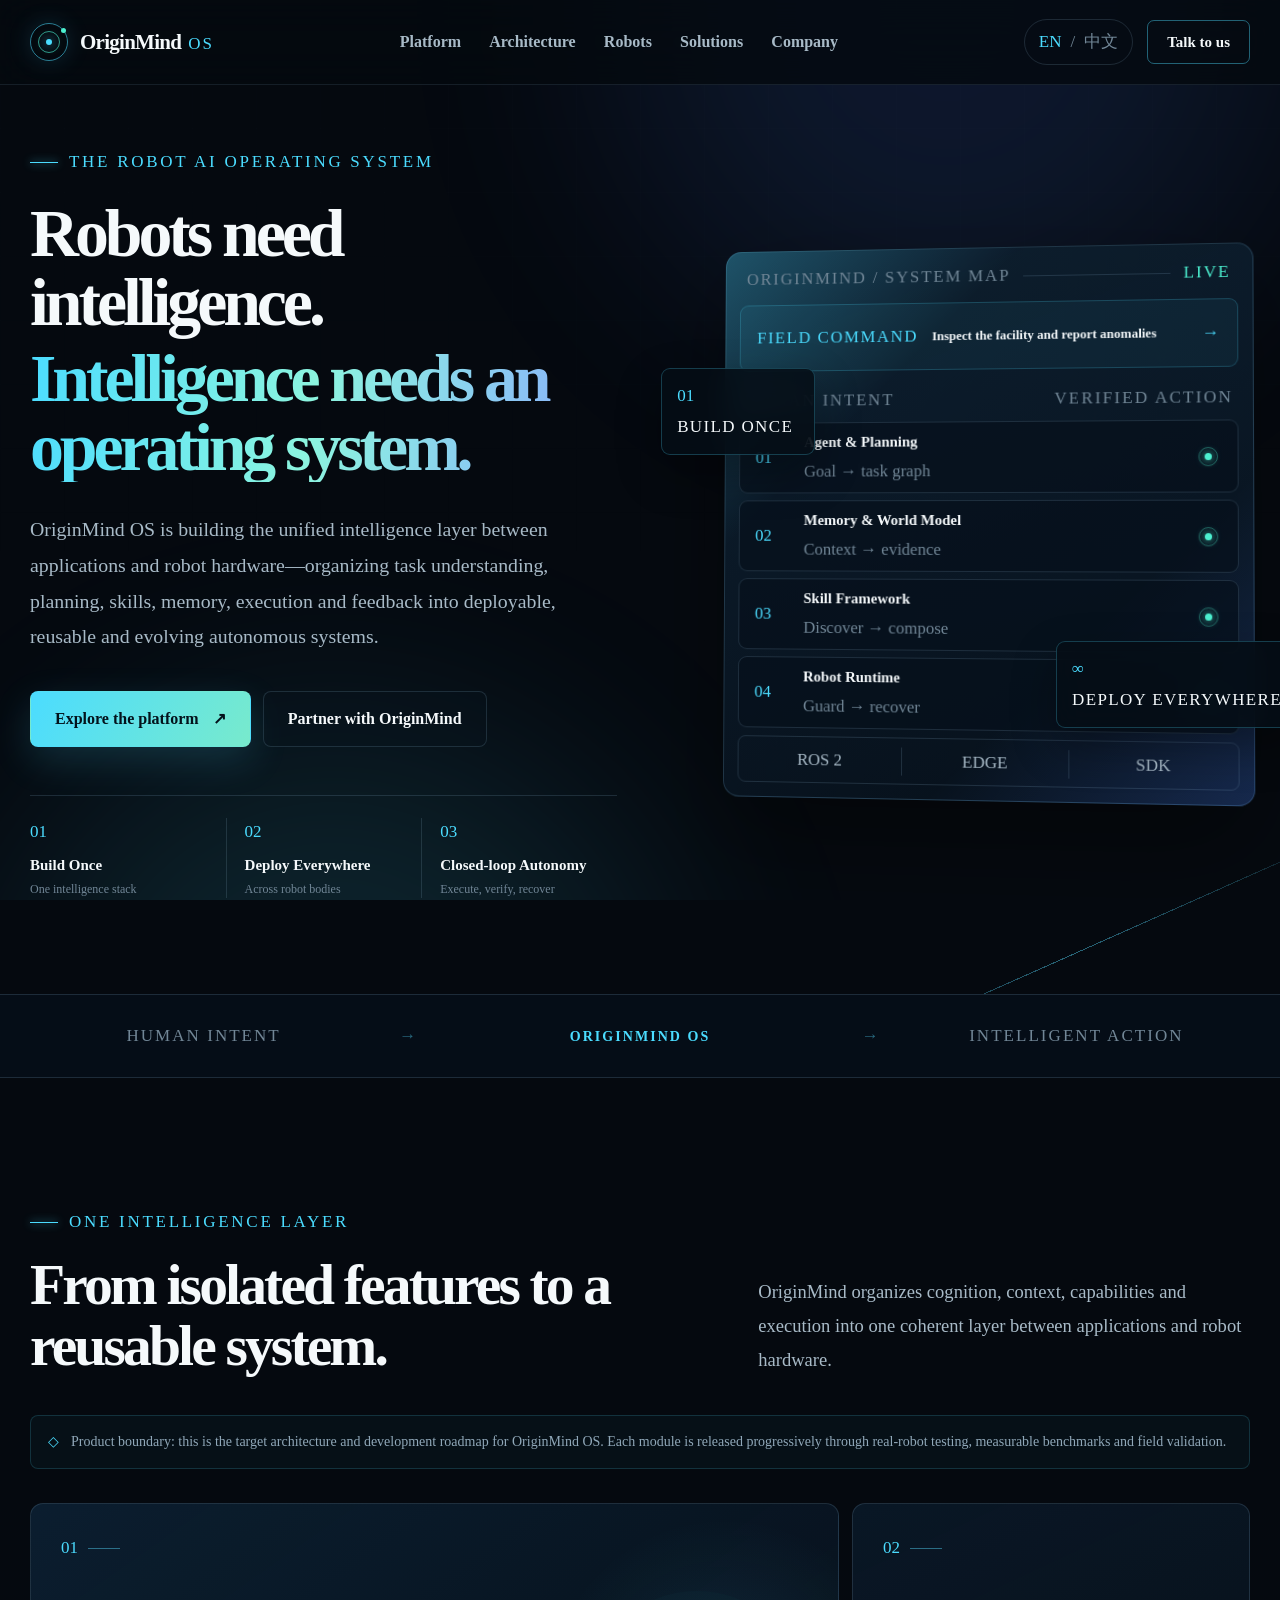
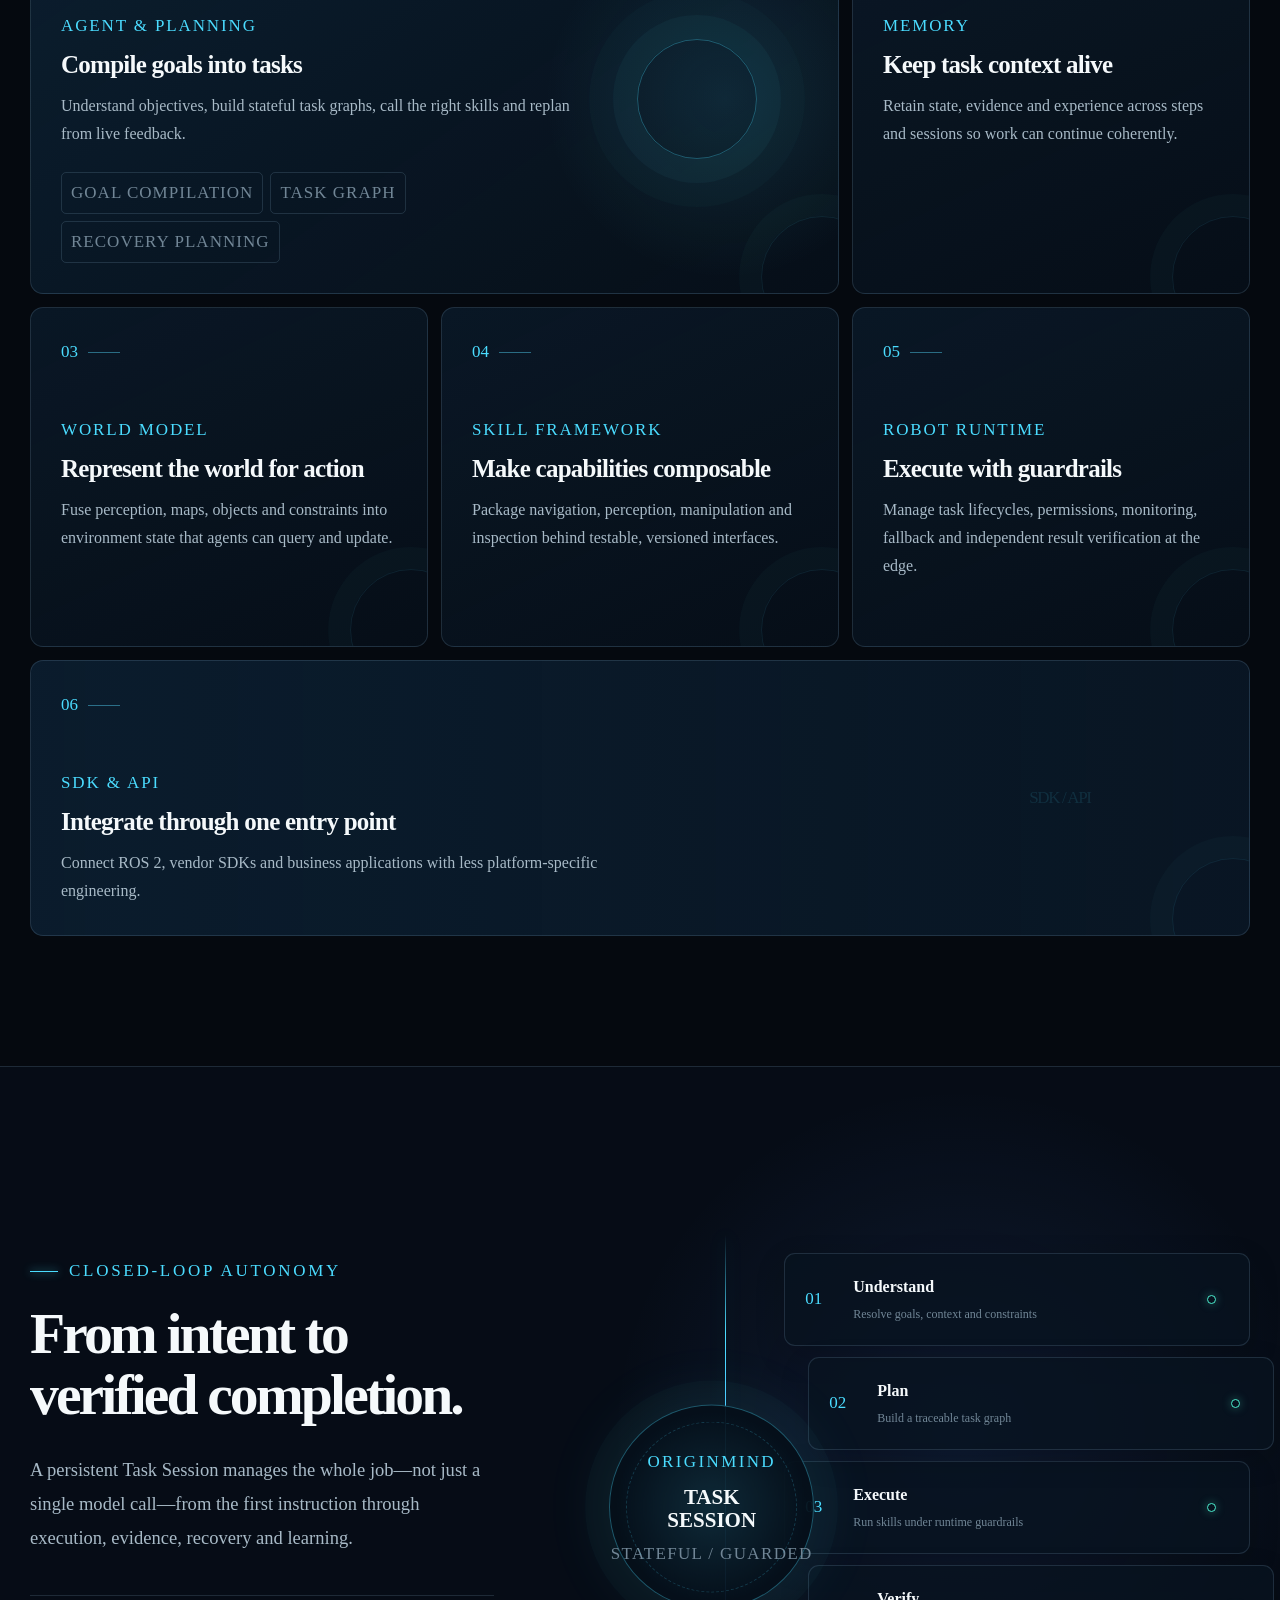
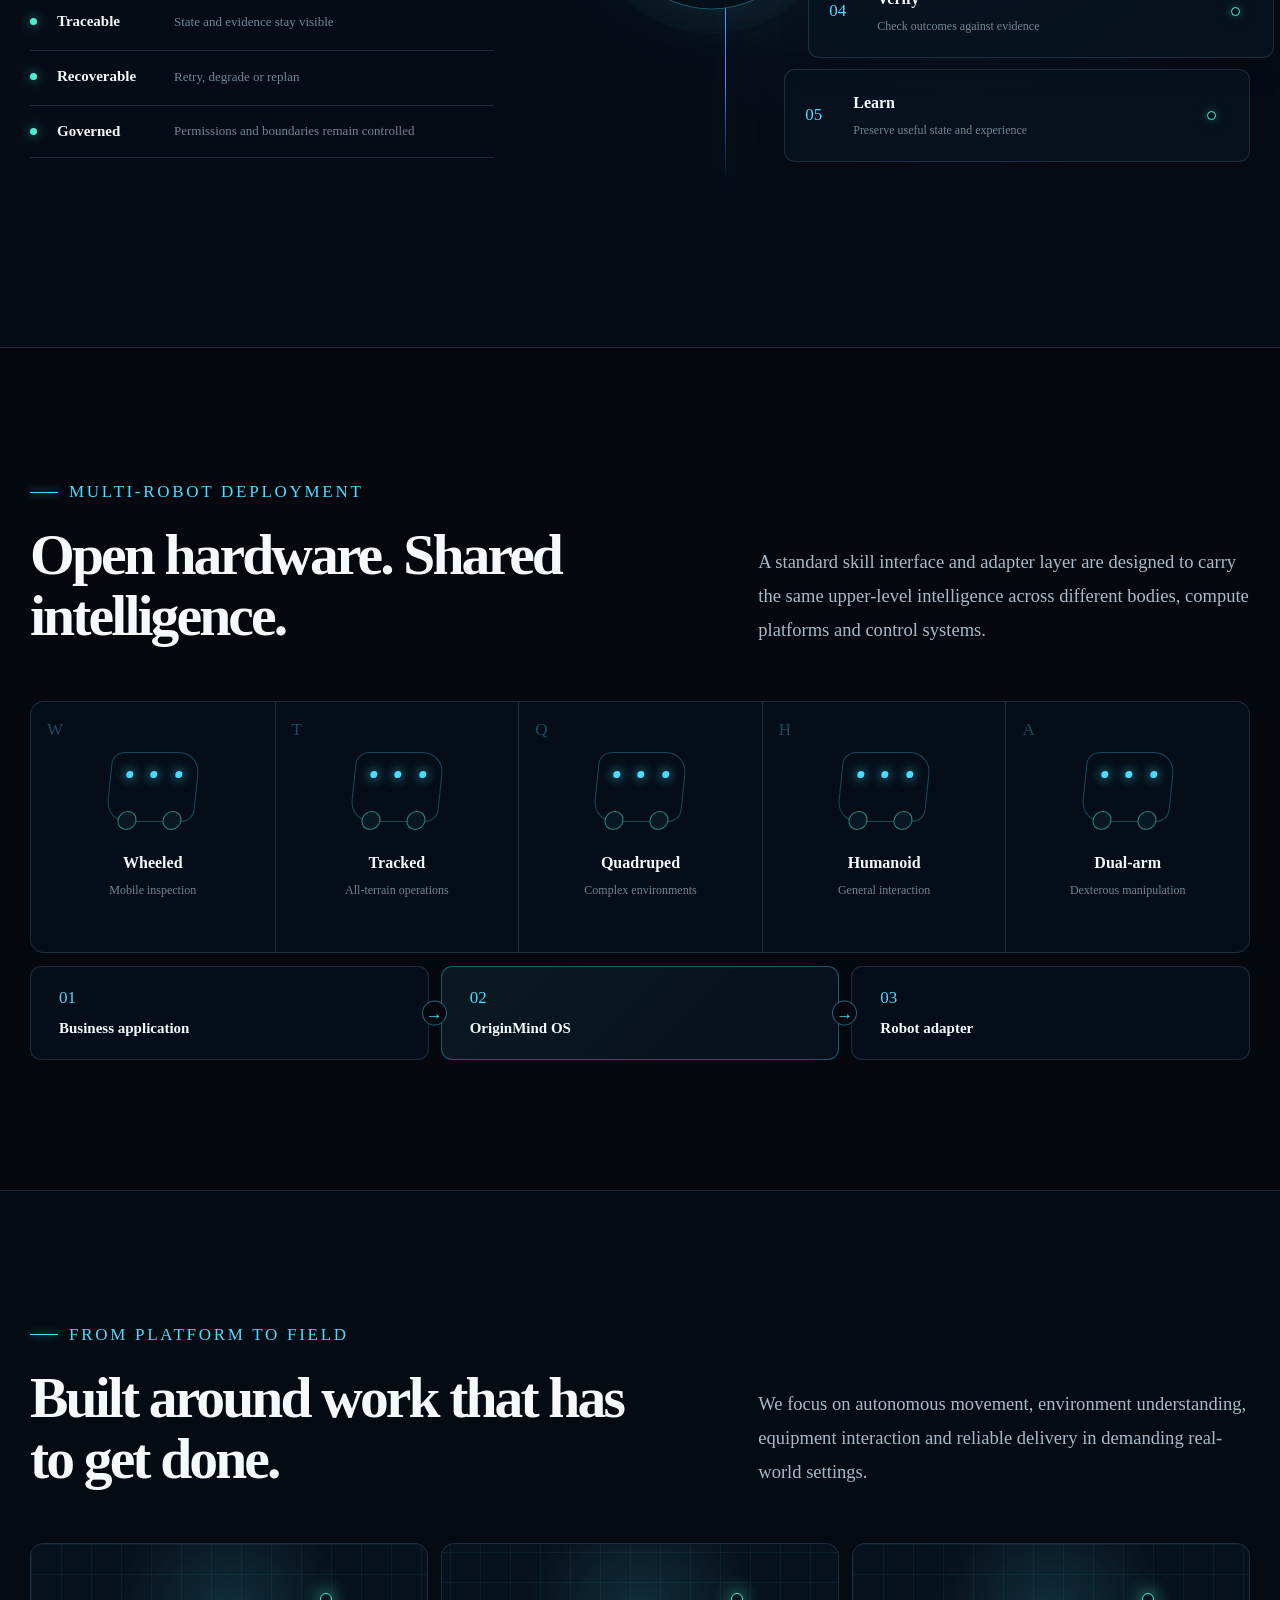
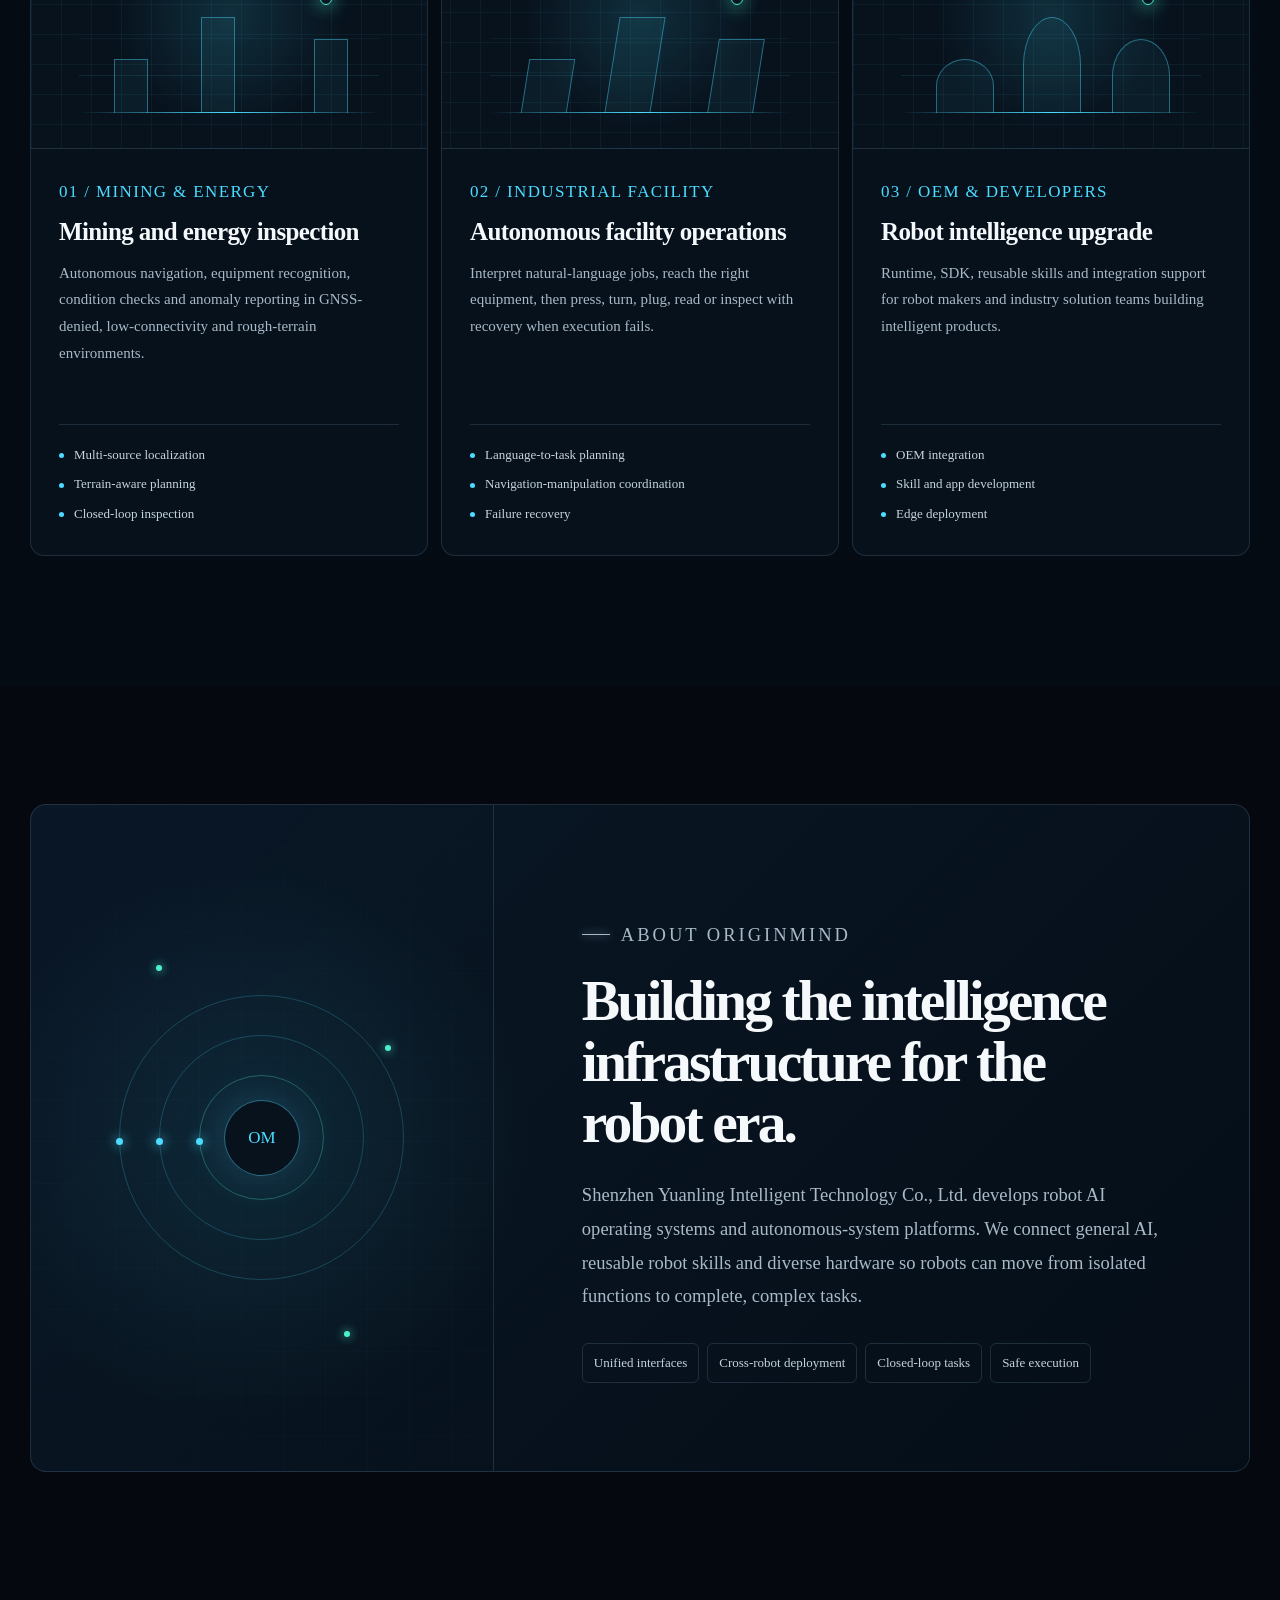
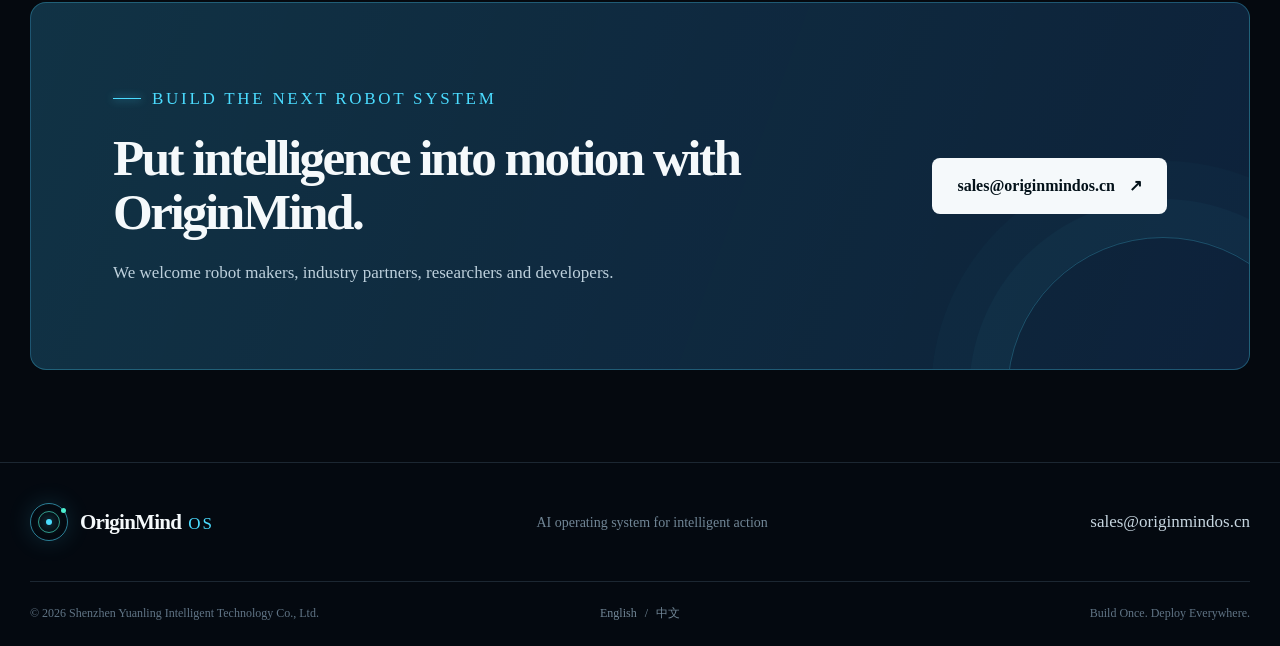
<file: index.html>
<!doctype html>
<html lang="en">
  <head>
    <meta charset="utf-8" />
    <meta name="viewport" content="width=device-width, initial-scale=1" />
    <meta name="theme-color" content="#05090f" />
    <meta
      name="description"
      content="OriginMind OS connects intent, agents, reusable skills and robot runtimes into deployable, reusable and evolving autonomous robot systems."
    />
    <meta name="robots" content="index,follow,max-image-preview:large" />
    <meta property="og:type" content="website" />
    <meta property="og:site_name" content="OriginMind OS" />
    <meta
      property="og:title"
      content="OriginMind OS | The Robot AI Operating System"
    />
    <meta
      property="og:description"
      content="Robots need intelligence. Intelligence needs an operating system."
    />
    <meta property="og:url" content="https://www.originmindos.com/" />
    <meta property="og:locale" content="en_US" />
    <meta property="og:locale:alternate" content="zh_CN" />
    <meta name="twitter:card" content="summary" />
    <meta
      name="twitter:title"
      content="OriginMind OS | The Robot AI Operating System"
    />
    <meta
      name="twitter:description"
      content="Robots need intelligence. Intelligence needs an operating system."
    />
    <link rel="canonical" href="https://www.originmindos.com/" />
    <link rel="alternate" hreflang="en" href="https://www.originmindos.com/" />
    <link
      rel="alternate"
      hreflang="zh-CN"
      href="https://www.originmindos.cn/"
    />
    <link
      rel="alternate"
      hreflang="x-default"
      href="https://www.originmindos.com/"
    />
    <link rel="icon" href="/favicon.svg" type="image/svg+xml" />
    <script>
      (() => {
        const host = window.location.hostname.toLowerCase();
        const isChineseDomain =
          host === "originmindos.cn" || host.endsWith(".originmindos.cn");
        if (
          isChineseDomain &&
          (window.location.pathname === "/" ||
            window.location.pathname === "/index.html")
        ) {
          window.location.replace(
            `/zh/${window.location.search}${window.location.hash}`,
          );
        }
      })();
    </script>
    <link rel="stylesheet" href="/styles.css" />
    <title>OriginMind OS | The Robot AI Operating System</title>
  </head>
  <body>
    <a class="skip-link" href="#main-content">Skip to main content</a>
    <div class="site-atmosphere" aria-hidden="true">
      <span class="glow glow-one"></span><span class="glow glow-two"></span
      ><span class="grid-field"></span>
    </div>
    <header class="site-header">
      <div class="shell header-inner">
        <a class="brand" href="#top" aria-label="OriginMind home"
          ><span class="brand-mark" aria-hidden="true"><i></i></span
          ><span class="brand-name"
            ><strong>OriginMind</strong><small>OS</small></span
          ></a
        ><button
          class="menu-toggle"
          type="button"
          aria-expanded="false"
          aria-controls="site-navigation"
          aria-label="Open navigation"
        >
          <span></span><span></span><span></span>
        </button>
        <nav
          class="site-nav"
          id="site-navigation"
          aria-label="Primary navigation"
        >
          <a href="#platform">Platform</a
          ><a href="#architecture">Architecture</a><a href="#robots">Robots</a
          ><a href="#solutions">Solutions</a><a href="#company">Company</a>
        </nav>
        <div class="header-actions">
          <div class="language-switch" aria-label="Language switcher">
            <a
              href="/en/"
              data-language="en"
              class="is-active"
              aria-current="page"
              >EN</a
            ><span aria-hidden="true">/</span
            ><a href="/zh/" data-language="zh" class="">中文</a>
          </div>
          <a class="header-cta" href="mailto:sales@originmindos.cn"
            >Talk to us</a
          >
        </div>
      </div>
    </header>
    <main id="main-content">
      <section class="hero hero-en" id="top">
        <div class="shell hero-grid">
          <div class="hero-copy">
            <p class="eyebrow"><span></span> THE ROBOT AI OPERATING SYSTEM</p>
            <h1>
              Robots need intelligence.<span
                >Intelligence needs an operating system.</span
              >
            </h1>
            <p class="hero-lead">
              OriginMind OS is building the unified intelligence layer between
              applications and robot hardware—organizing task understanding,
              planning, skills, memory, execution and feedback into deployable,
              reusable and evolving autonomous systems.
            </p>
            <div class="hero-actions">
              <a class="button button-primary" href="#platform"
                >Explore the platform <span aria-hidden="true">↗</span></a
              ><a
                class="button button-secondary"
                href="mailto:sales@originmindos.cn"
                >Partner with OriginMind</a
              >
            </div>
            <ul class="hero-principles">
              <li>
                <small>01</small><strong>Build Once</strong
                ><span>One intelligence stack</span>
              </li>
              <li>
                <small>02</small><strong>Deploy Everywhere</strong
                ><span>Across robot bodies</span>
              </li>
              <li>
                <small>03</small><strong>Closed-loop Autonomy</strong
                ><span>Execute, verify, recover</span>
              </li>
            </ul>
          </div>
          <div
            class="system-visual"
            role="img"
            aria-label="OriginMind OS reference architecture"
          >
            <div class="system-frame">
              <div class="frame-topline">
                <span>ORIGINMIND / SYSTEM MAP</span><i></i><b>LIVE</b>
              </div>
              <div class="mission-card">
                <small>FIELD COMMAND</small
                ><strong>Inspect the facility and report anomalies</strong
                ><span>→</span>
              </div>
              <div class="system-flow-labels">
                <span>HUMAN INTENT</span><span>VERIFIED ACTION</span>
              </div>
              <div class="system-layers">
                <div class="system-layer">
                  <span>01</span>
                  <div>
                    <strong>Agent &amp; Planning</strong
                    ><small>Goal → task graph</small>
                  </div>
                  <i aria-hidden="true"></i>
                </div>
                <div class="system-layer">
                  <span>02</span>
                  <div>
                    <strong>Memory &amp; World Model</strong
                    ><small>Context → evidence</small>
                  </div>
                  <i aria-hidden="true"></i>
                </div>
                <div class="system-layer">
                  <span>03</span>
                  <div>
                    <strong>Skill Framework</strong
                    ><small>Discover → compose</small>
                  </div>
                  <i aria-hidden="true"></i>
                </div>
                <div class="system-layer">
                  <span>04</span>
                  <div>
                    <strong>Robot Runtime</strong><small>Guard → recover</small>
                  </div>
                  <i aria-hidden="true"></i>
                </div>
              </div>
              <div class="system-bus">
                <span>ROS 2</span><span>EDGE</span><span>SDK</span><i></i>
              </div>
            </div>
            <div class="floating-note note-one">
              <small>01</small><strong>BUILD ONCE</strong>
            </div>
            <div class="floating-note note-two">
              <small>∞</small><strong>DEPLOY EVERYWHERE</strong>
            </div>
          </div>
        </div>
      </section>
      <section class="signal-strip" aria-label="OriginMind positioning">
        <div class="shell signal-inner">
          <span>HUMAN INTENT</span><i>→</i><strong>ORIGINMIND OS</strong><i>→</i
          ><span>INTELLIGENT ACTION</span>
        </div>
      </section>
      <section class="section platform-section" id="platform">
        <div class="shell">
          <div class="section-heading">
            <div>
              <p class="eyebrow"><span></span> ONE INTELLIGENCE LAYER</p>
              <h2>From isolated features to a reusable system.</h2>
            </div>
            <p>
              OriginMind organizes cognition, context, capabilities and
              execution into one coherent layer between applications and robot
              hardware.
            </p>
          </div>
          <p class="boundary-note">
            <span aria-hidden="true">◇</span>Product boundary: this is the
            target architecture and development roadmap for OriginMind OS. Each
            module is released progressively through real-robot testing,
            measurable benchmarks and field validation.
          </p>
          <div class="module-grid">
            <article class="module-card module-featured">
              <div class="module-card-top">
                <span>01</span><i aria-hidden="true"></i>
              </div>
              <small>AGENT &amp; PLANNING</small>
              <h3>Compile goals into tasks</h3>
              <p>
                Understand objectives, build stateful task graphs, call the
                right skills and replan from live feedback.
              </p>
              <ul>
                <li>Goal compilation</li>
                <li>Task graph</li>
                <li>Recovery planning</li>
              </ul>
            </article>
            <article class="module-card">
              <div class="module-card-top">
                <span>02</span><i aria-hidden="true"></i>
              </div>
              <small>MEMORY</small>
              <h3>Keep task context alive</h3>
              <p>
                Retain state, evidence and experience across steps and sessions
                so work can continue coherently.
              </p>
            </article>
            <article class="module-card">
              <div class="module-card-top">
                <span>03</span><i aria-hidden="true"></i>
              </div>
              <small>WORLD MODEL</small>
              <h3>Represent the world for action</h3>
              <p>
                Fuse perception, maps, objects and constraints into environment
                state that agents can query and update.
              </p>
            </article>
            <article class="module-card">
              <div class="module-card-top">
                <span>04</span><i aria-hidden="true"></i>
              </div>
              <small>SKILL FRAMEWORK</small>
              <h3>Make capabilities composable</h3>
              <p>
                Package navigation, perception, manipulation and inspection
                behind testable, versioned interfaces.
              </p>
            </article>
            <article class="module-card">
              <div class="module-card-top">
                <span>05</span><i aria-hidden="true"></i>
              </div>
              <small>ROBOT RUNTIME</small>
              <h3>Execute with guardrails</h3>
              <p>
                Manage task lifecycles, permissions, monitoring, fallback and
                independent result verification at the edge.
              </p>
            </article>
            <article class="module-card">
              <div class="module-card-top">
                <span>06</span><i aria-hidden="true"></i>
              </div>
              <small>SDK &amp; API</small>
              <h3>Integrate through one entry point</h3>
              <p>
                Connect ROS 2, vendor SDKs and business applications with less
                platform-specific engineering.
              </p>
            </article>
          </div>
        </div>
      </section>
      <section class="section architecture-section" id="architecture">
        <div class="shell architecture-grid">
          <div class="architecture-copy">
            <p class="eyebrow"><span></span> CLOSED-LOOP AUTONOMY</p>
            <h2>From intent to verified completion.</h2>
            <p class="section-lead">
              A persistent Task Session manages the whole job—not just a single
              model call—from the first instruction through execution, evidence,
              recovery and learning.
            </p>
            <div class="quality-grid">
              <div>
                <i aria-hidden="true"></i><strong>Traceable</strong
                ><span>State and evidence stay visible</span>
              </div>
              <div>
                <i aria-hidden="true"></i><strong>Recoverable</strong
                ><span>Retry, degrade or replan</span>
              </div>
              <div>
                <i aria-hidden="true"></i><strong>Governed</strong
                ><span>Permissions and boundaries remain controlled</span>
              </div>
            </div>
          </div>
          <div
            class="task-session"
            role="img"
            aria-label="From intent to verified completion."
          >
            <div class="session-rail" aria-hidden="true"></div>
            <div class="session-center">
              <small>ORIGINMIND</small><strong>TASK SESSION</strong
              ><span>STATEFUL / GUARDED</span>
            </div>
            <ol>
              <li>
                <b>01</b>
                <div>
                  <strong>Understand</strong
                  ><span>Resolve goals, context and constraints</span>
                </div>
                <i aria-hidden="true"></i>
              </li>
              <li>
                <b>02</b>
                <div>
                  <strong>Plan</strong><span>Build a traceable task graph</span>
                </div>
                <i aria-hidden="true"></i>
              </li>
              <li>
                <b>03</b>
                <div>
                  <strong>Execute</strong
                  ><span>Run skills under runtime guardrails</span>
                </div>
                <i aria-hidden="true"></i>
              </li>
              <li>
                <b>04</b>
                <div>
                  <strong>Verify</strong
                  ><span>Check outcomes against evidence</span>
                </div>
                <i aria-hidden="true"></i>
              </li>
              <li>
                <b>05</b>
                <div>
                  <strong>Learn</strong
                  ><span>Preserve useful state and experience</span>
                </div>
                <i aria-hidden="true"></i>
              </li>
            </ol>
          </div>
        </div>
      </section>
      <section class="section robots-section" id="robots">
        <div class="shell">
          <div class="section-heading">
            <div>
              <p class="eyebrow"><span></span> MULTI-ROBOT DEPLOYMENT</p>
              <h2>Open hardware. Shared intelligence.</h2>
            </div>
            <p>
              A standard skill interface and adapter layer are designed to carry
              the same upper-level intelligence across different bodies, compute
              platforms and control systems.
            </p>
          </div>
          <div class="robot-grid">
            <article class="robot-card">
              <span>W</span>
              <div class="robot-glyph" aria-hidden="true">
                <i></i><i></i><i></i>
              </div>
              <strong>Wheeled</strong><small>Mobile inspection</small>
            </article>
            <article class="robot-card">
              <span>T</span>
              <div class="robot-glyph" aria-hidden="true">
                <i></i><i></i><i></i>
              </div>
              <strong>Tracked</strong><small>All-terrain operations</small>
            </article>
            <article class="robot-card">
              <span>Q</span>
              <div class="robot-glyph" aria-hidden="true">
                <i></i><i></i><i></i>
              </div>
              <strong>Quadruped</strong><small>Complex environments</small>
            </article>
            <article class="robot-card">
              <span>H</span>
              <div class="robot-glyph" aria-hidden="true">
                <i></i><i></i><i></i>
              </div>
              <strong>Humanoid</strong><small>General interaction</small>
            </article>
            <article class="robot-card">
              <span>A</span>
              <div class="robot-glyph" aria-hidden="true">
                <i></i><i></i><i></i>
              </div>
              <strong>Dual-arm</strong><small>Dexterous manipulation</small>
            </article>
          </div>
          <div class="deployment-flow">
            <div class="">
              <small>01</small><strong>Business application</strong
              ><i aria-hidden="true">→</i>
            </div>
            <div class="flow-core">
              <small>02</small><strong>OriginMind OS</strong
              ><i aria-hidden="true">→</i>
            </div>
            <div class=""><small>03</small><strong>Robot adapter</strong></div>
          </div>
        </div>
      </section>
      <section class="section solutions-section" id="solutions">
        <div class="shell">
          <div class="section-heading">
            <div>
              <p class="eyebrow"><span></span> FROM PLATFORM TO FIELD</p>
              <h2>Built around work that has to get done.</h2>
            </div>
            <p>
              We focus on autonomous movement, environment understanding,
              equipment interaction and reliable delivery in demanding
              real-world settings.
            </p>
          </div>
          <div class="solution-grid">
            <article class="solution-card">
              <div class="solution-art solution-art-1" aria-hidden="true">
                <span></span><span></span><span></span><i></i>
              </div>
              <div class="solution-body">
                <small>01 / MINING &amp; ENERGY</small>
                <h3>Mining and energy inspection</h3>
                <p>
                  Autonomous navigation, equipment recognition, condition checks
                  and anomaly reporting in GNSS-denied, low-connectivity and
                  rough-terrain environments.
                </p>
                <ul>
                  <li>Multi-source localization</li>
                  <li>Terrain-aware planning</li>
                  <li>Closed-loop inspection</li>
                </ul>
              </div>
            </article>
            <article class="solution-card">
              <div class="solution-art solution-art-2" aria-hidden="true">
                <span></span><span></span><span></span><i></i>
              </div>
              <div class="solution-body">
                <small>02 / INDUSTRIAL FACILITY</small>
                <h3>Autonomous facility operations</h3>
                <p>
                  Interpret natural-language jobs, reach the right equipment,
                  then press, turn, plug, read or inspect with recovery when
                  execution fails.
                </p>
                <ul>
                  <li>Language-to-task planning</li>
                  <li>Navigation-manipulation coordination</li>
                  <li>Failure recovery</li>
                </ul>
              </div>
            </article>
            <article class="solution-card">
              <div class="solution-art solution-art-3" aria-hidden="true">
                <span></span><span></span><span></span><i></i>
              </div>
              <div class="solution-body">
                <small>03 / OEM &amp; DEVELOPERS</small>
                <h3>Robot intelligence upgrade</h3>
                <p>
                  Runtime, SDK, reusable skills and integration support for
                  robot makers and industry solution teams building intelligent
                  products.
                </p>
                <ul>
                  <li>OEM integration</li>
                  <li>Skill and app development</li>
                  <li>Edge deployment</li>
                </ul>
              </div>
            </article>
          </div>
        </div>
      </section>
      <section class="section company-section" id="company">
        <div class="shell company-panel">
          <div class="company-orbit" aria-hidden="true">
            <span class="orbit orbit-one"></span
            ><span class="orbit orbit-two"></span
            ><span class="orbit orbit-three"></span><strong>OM</strong><i></i
            ><i></i><i></i>
          </div>
          <div class="company-copy">
            <p class="eyebrow"><span></span> ABOUT ORIGINMIND</p>
            <h2>Building the intelligence infrastructure for the robot era.</h2>
            <p>
              Shenzhen Yuanling Intelligent Technology Co., Ltd. develops robot
              AI operating systems and autonomous-system platforms. We connect
              general AI, reusable robot skills and diverse hardware so robots
              can move from isolated functions to complete, complex tasks.
            </p>
            <div class="value-list">
              <span>Unified interfaces</span><span>Cross-robot deployment</span
              ><span>Closed-loop tasks</span><span>Safe execution</span>
            </div>
          </div>
        </div>
      </section>
      <section class="contact-section">
        <div class="shell contact-panel">
          <div>
            <p class="eyebrow"><span></span> BUILD THE NEXT ROBOT SYSTEM</p>
            <h2>Put intelligence into motion with OriginMind.</h2>
            <p>
              We welcome robot makers, industry partners, researchers and
              developers.
            </p>
          </div>
          <a class="button contact-button" href="mailto:sales@originmindos.cn"
            >sales@originmindos.cn <span aria-hidden="true">↗</span></a
          >
        </div>
      </section>
    </main>
    <footer class="site-footer">
      <div class="shell footer-main">
        <a class="brand" href="#top" aria-label="Back to top"
          ><span class="brand-mark" aria-hidden="true"><i></i></span
          ><span class="brand-name"
            ><strong>OriginMind</strong><small>OS</small></span
          ></a
        >
        <p>AI operating system for intelligent action</p>
        <a href="mailto:sales@originmindos.cn">sales@originmindos.cn</a>
      </div>
      <div class="shell footer-bottom">
        <span>© 2026 Shenzhen Yuanling Intelligent Technology Co., Ltd.</span>
        <div class="footer-languages">
          <a href="/en/" data-language="en">English</a><span>/</span
          ><a href="/zh/" data-language="zh">中文</a>
        </div>
        <span>Build Once. Deploy Everywhere.</span>
      </div>
    </footer>
    <script src="/script.js" defer></script>
  </body>
</html>
</file>
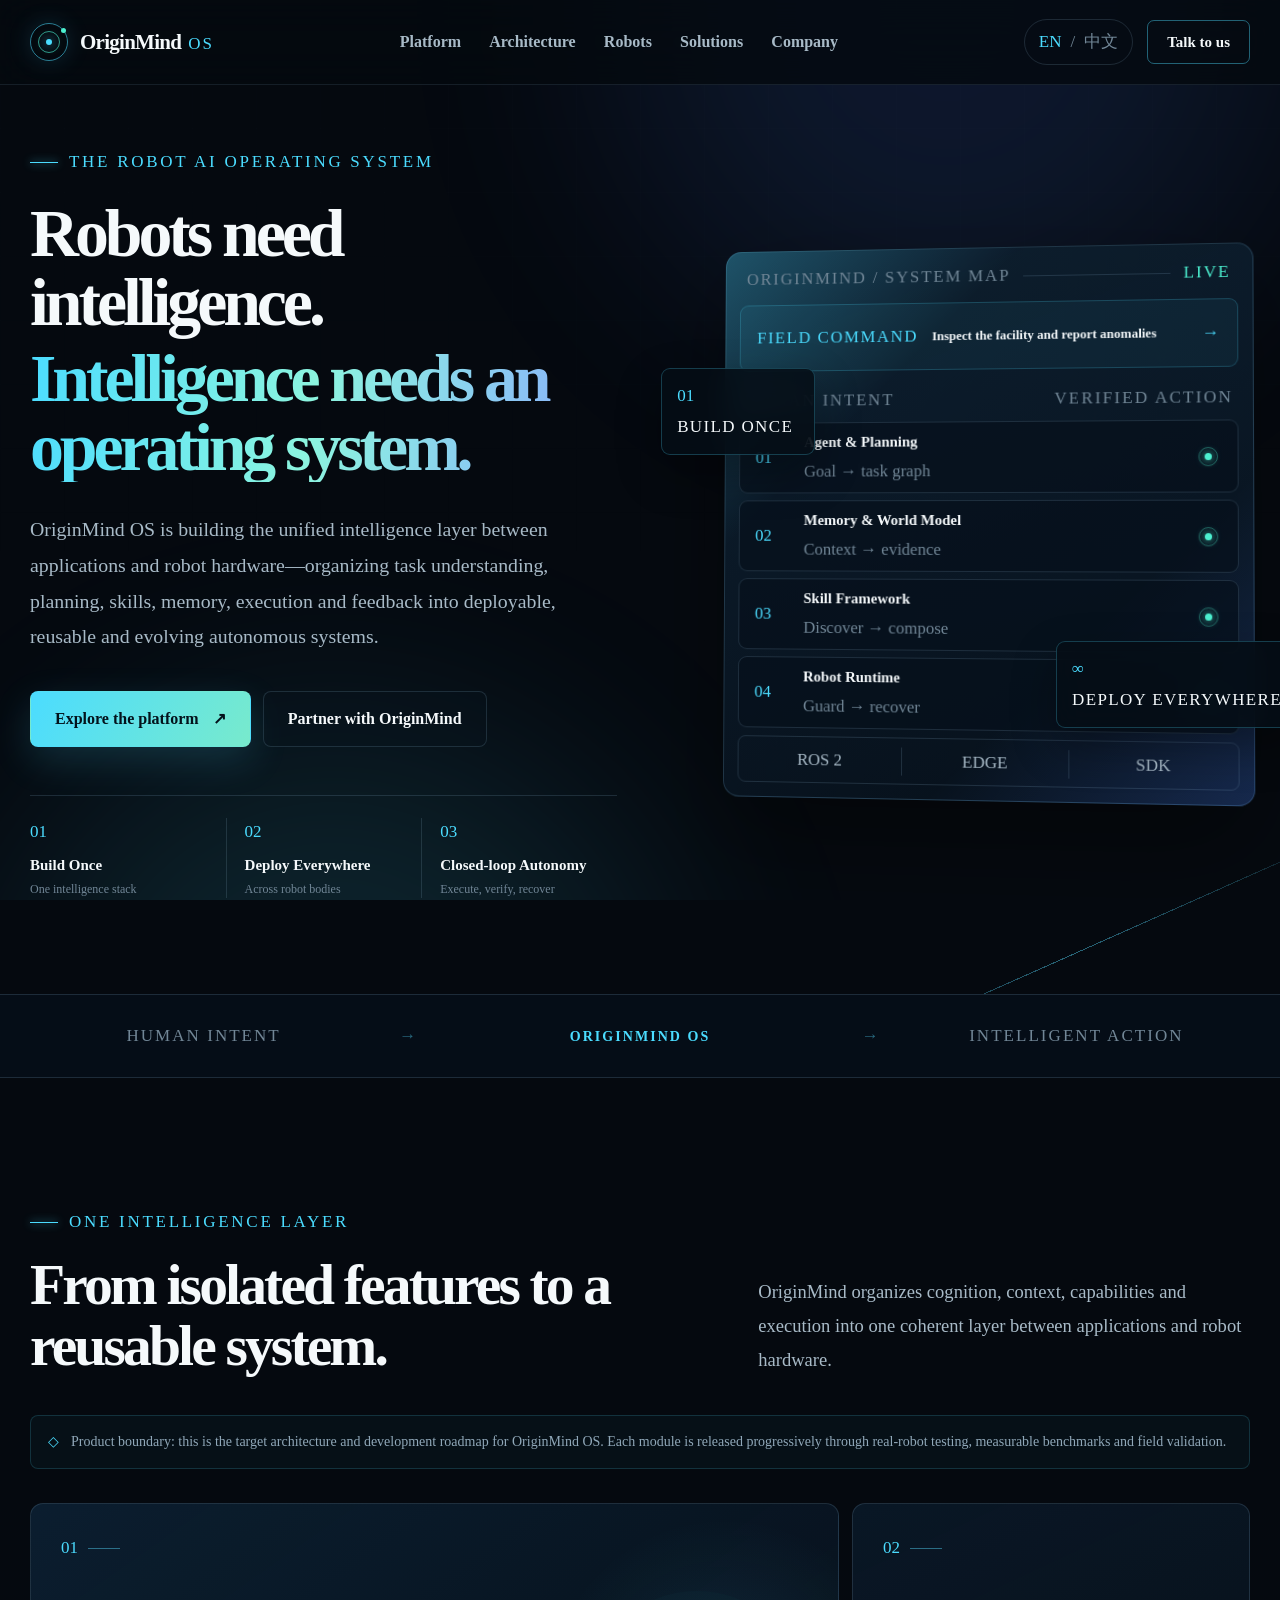
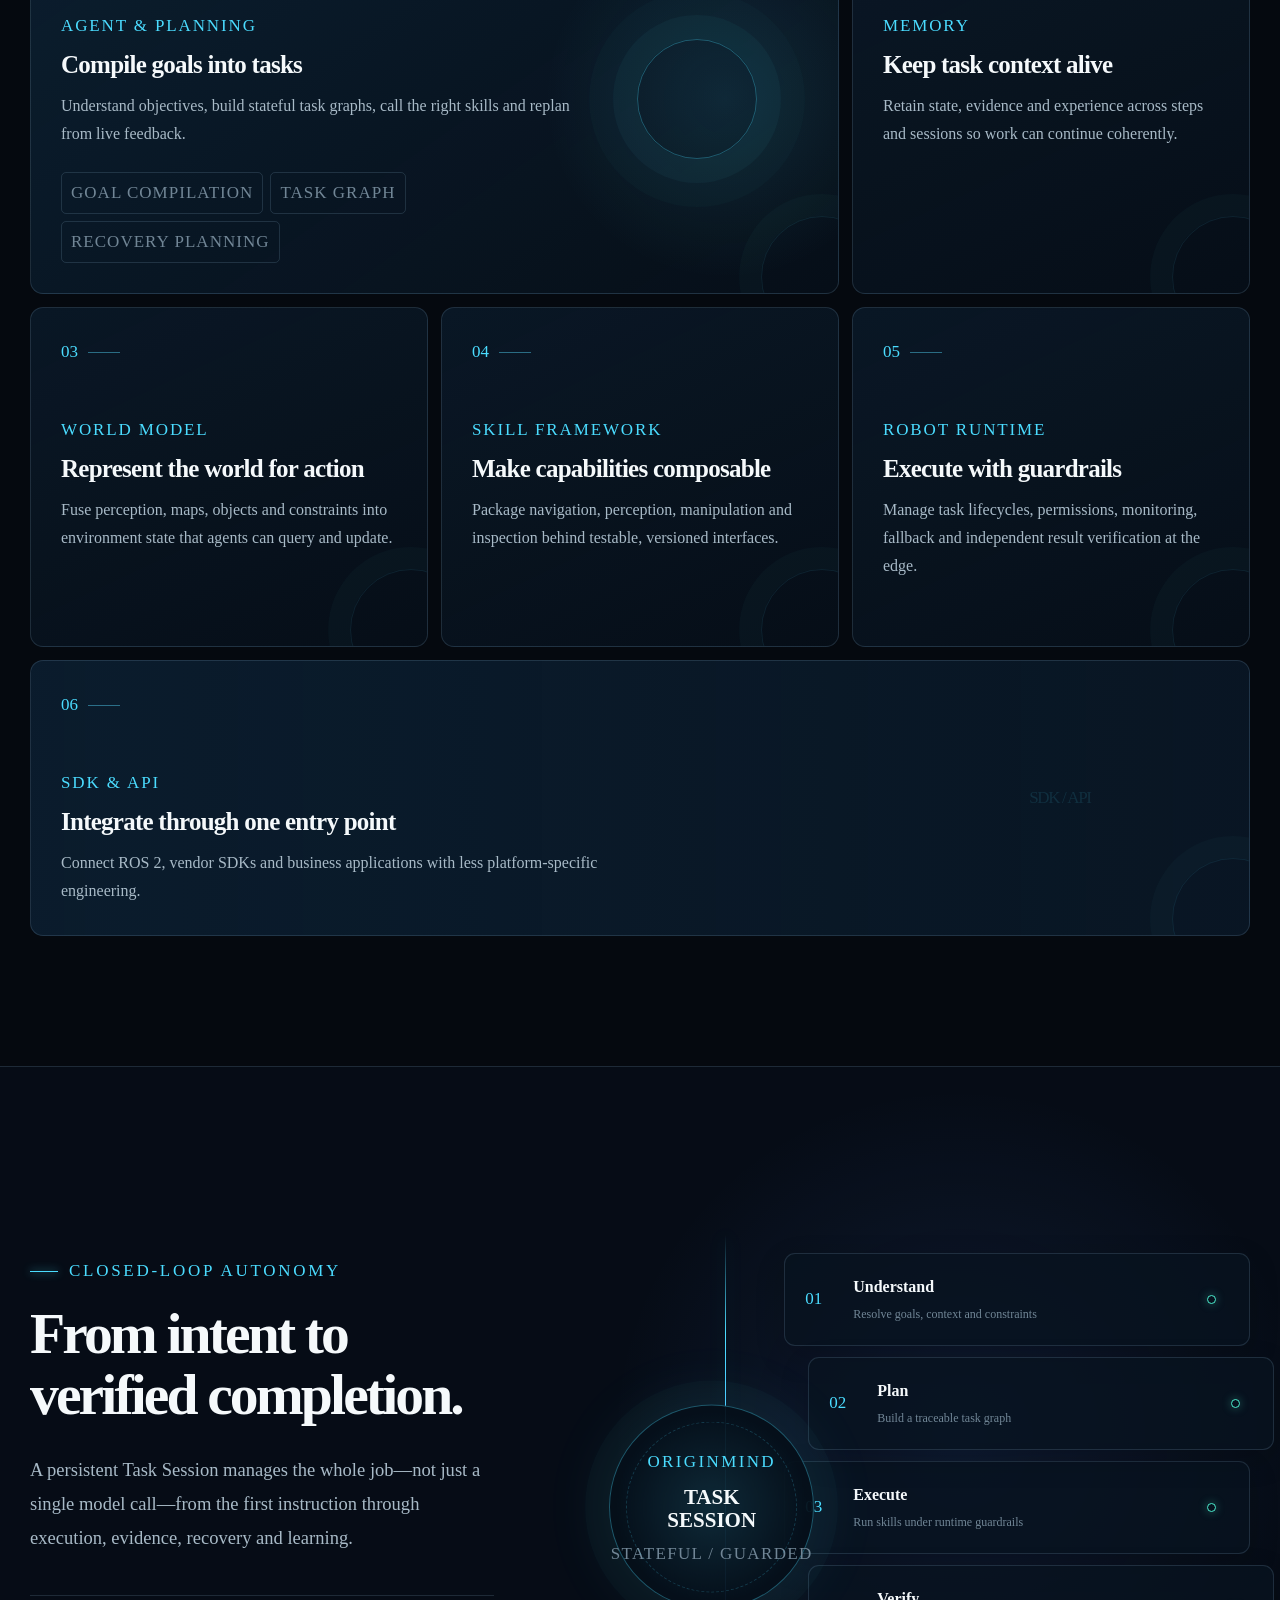
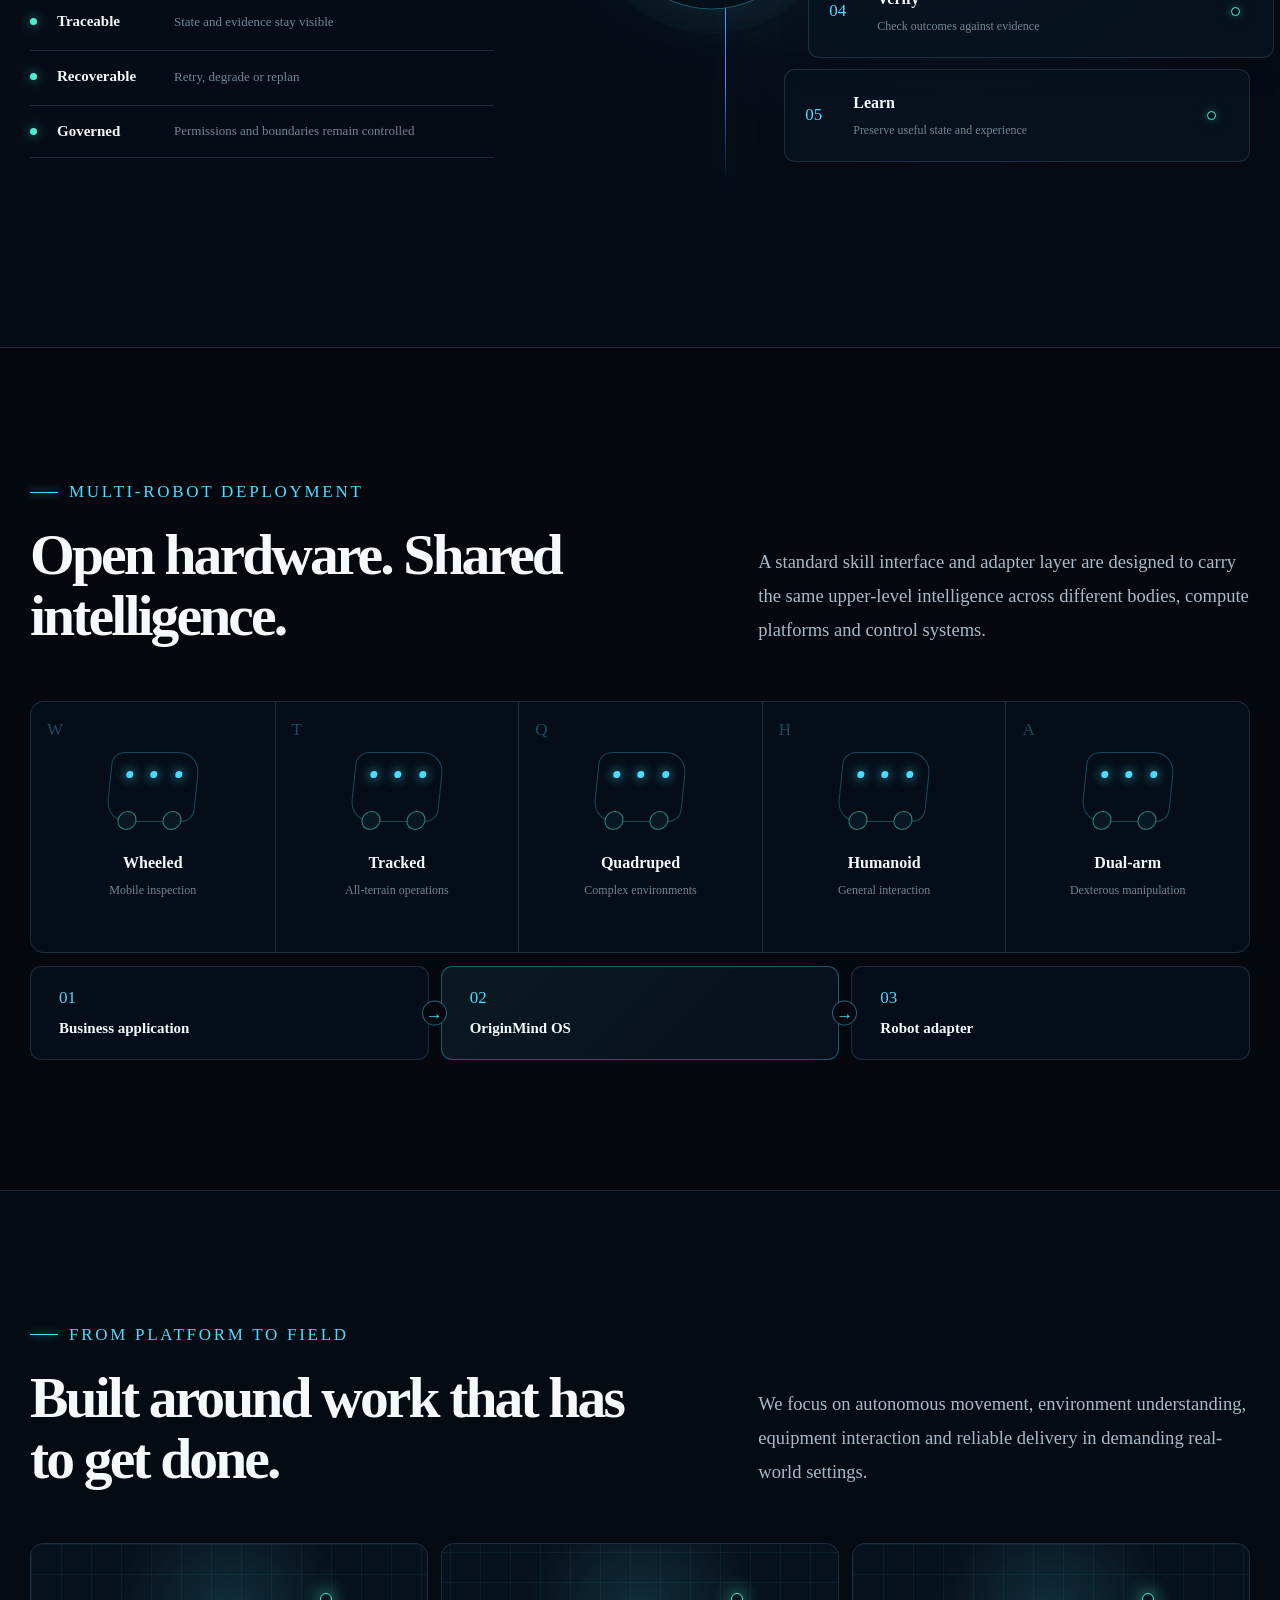
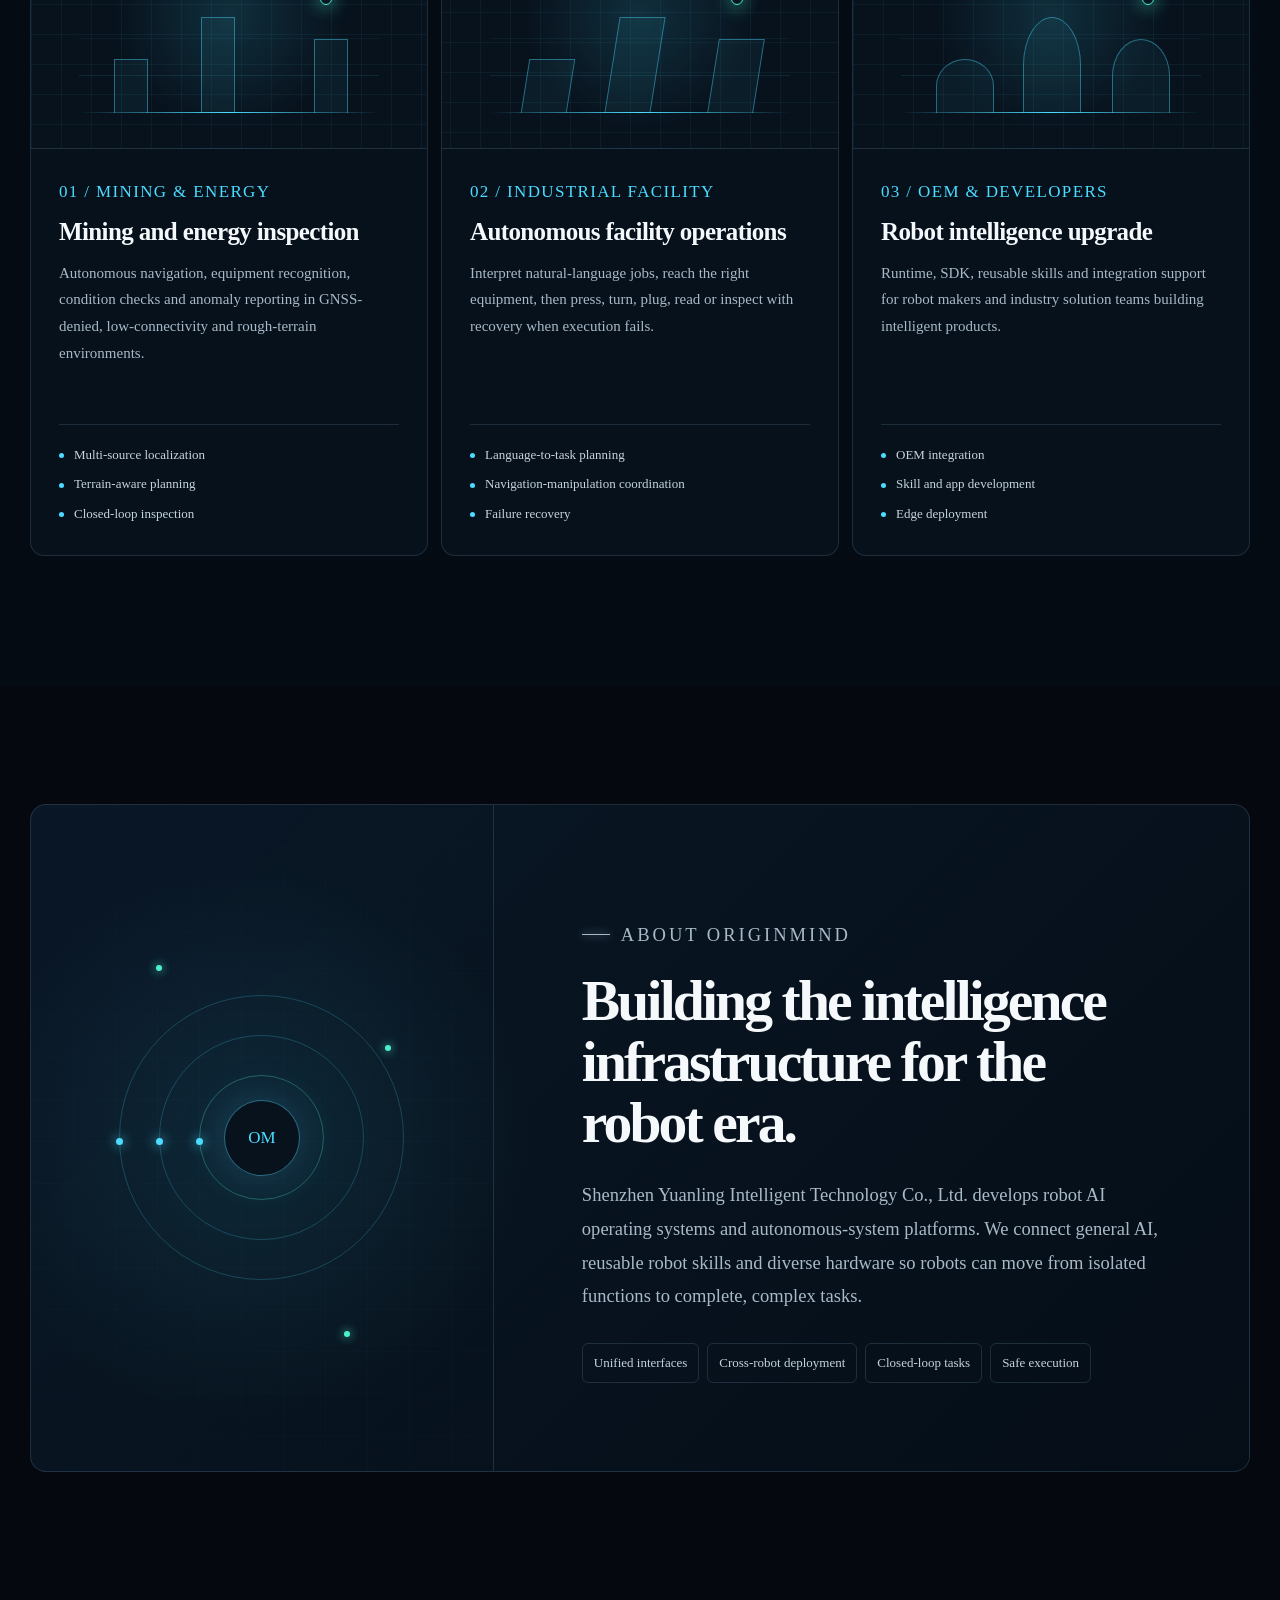
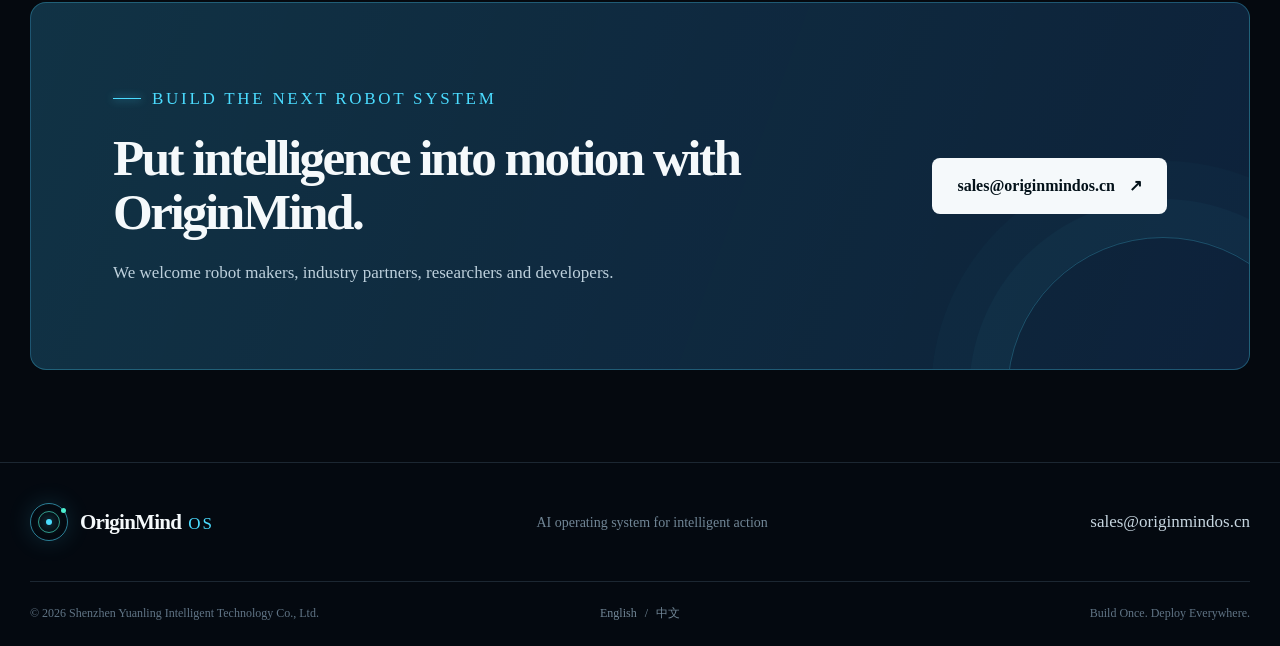
<file: en/index.html>
<!doctype html>
<html lang="en">
  <head>
    <meta charset="utf-8" />
    <meta name="viewport" content="width=device-width, initial-scale=1" />
    <meta name="theme-color" content="#05090f" />
    <meta
      name="description"
      content="OriginMind OS connects intent, agents, reusable skills and robot runtimes into deployable, reusable and evolving autonomous robot systems."
    />
    <meta name="robots" content="index,follow,max-image-preview:large" />
    <meta property="og:type" content="website" />
    <meta property="og:site_name" content="OriginMind OS" />
    <meta
      property="og:title"
      content="OriginMind OS | The Robot AI Operating System"
    />
    <meta
      property="og:description"
      content="Robots need intelligence. Intelligence needs an operating system."
    />
    <meta property="og:url" content="https://www.originmindos.com/" />
    <meta property="og:locale" content="en_US" />
    <meta property="og:locale:alternate" content="zh_CN" />
    <meta name="twitter:card" content="summary" />
    <meta
      name="twitter:title"
      content="OriginMind OS | The Robot AI Operating System"
    />
    <meta
      name="twitter:description"
      content="Robots need intelligence. Intelligence needs an operating system."
    />
    <link rel="canonical" href="https://www.originmindos.com/" />
    <link rel="alternate" hreflang="en" href="https://www.originmindos.com/" />
    <link
      rel="alternate"
      hreflang="zh-CN"
      href="https://www.originmindos.cn/"
    />
    <link
      rel="alternate"
      hreflang="x-default"
      href="https://www.originmindos.com/"
    />
    <link rel="icon" href="/favicon.svg" type="image/svg+xml" />
    <link rel="stylesheet" href="/styles.css" />
    <title>OriginMind OS | The Robot AI Operating System</title>
  </head>
  <body>
    <a class="skip-link" href="#main-content">Skip to main content</a>
    <div class="site-atmosphere" aria-hidden="true">
      <span class="glow glow-one"></span><span class="glow glow-two"></span
      ><span class="grid-field"></span>
    </div>
    <header class="site-header">
      <div class="shell header-inner">
        <a class="brand" href="#top" aria-label="OriginMind home"
          ><span class="brand-mark" aria-hidden="true"><i></i></span
          ><span class="brand-name"
            ><strong>OriginMind</strong><small>OS</small></span
          ></a
        ><button
          class="menu-toggle"
          type="button"
          aria-expanded="false"
          aria-controls="site-navigation"
          aria-label="Open navigation"
        >
          <span></span><span></span><span></span>
        </button>
        <nav
          class="site-nav"
          id="site-navigation"
          aria-label="Primary navigation"
        >
          <a href="#platform">Platform</a
          ><a href="#architecture">Architecture</a><a href="#robots">Robots</a
          ><a href="#solutions">Solutions</a><a href="#company">Company</a>
        </nav>
        <div class="header-actions">
          <div class="language-switch" aria-label="Language switcher">
            <a
              href="/en/"
              data-language="en"
              class="is-active"
              aria-current="page"
              >EN</a
            ><span aria-hidden="true">/</span
            ><a href="/zh/" data-language="zh" class="">中文</a>
          </div>
          <a class="header-cta" href="mailto:sales@originmindos.cn"
            >Talk to us</a
          >
        </div>
      </div>
    </header>
    <main id="main-content">
      <section class="hero hero-en" id="top">
        <div class="shell hero-grid">
          <div class="hero-copy">
            <p class="eyebrow"><span></span> THE ROBOT AI OPERATING SYSTEM</p>
            <h1>
              Robots need intelligence.<span
                >Intelligence needs an operating system.</span
              >
            </h1>
            <p class="hero-lead">
              OriginMind OS is building the unified intelligence layer between
              applications and robot hardware—organizing task understanding,
              planning, skills, memory, execution and feedback into deployable,
              reusable and evolving autonomous systems.
            </p>
            <div class="hero-actions">
              <a class="button button-primary" href="#platform"
                >Explore the platform <span aria-hidden="true">↗</span></a
              ><a
                class="button button-secondary"
                href="mailto:sales@originmindos.cn"
                >Partner with OriginMind</a
              >
            </div>
            <ul class="hero-principles">
              <li>
                <small>01</small><strong>Build Once</strong
                ><span>One intelligence stack</span>
              </li>
              <li>
                <small>02</small><strong>Deploy Everywhere</strong
                ><span>Across robot bodies</span>
              </li>
              <li>
                <small>03</small><strong>Closed-loop Autonomy</strong
                ><span>Execute, verify, recover</span>
              </li>
            </ul>
          </div>
          <div
            class="system-visual"
            role="img"
            aria-label="OriginMind OS reference architecture"
          >
            <div class="system-frame">
              <div class="frame-topline">
                <span>ORIGINMIND / SYSTEM MAP</span><i></i><b>LIVE</b>
              </div>
              <div class="mission-card">
                <small>FIELD COMMAND</small
                ><strong>Inspect the facility and report anomalies</strong
                ><span>→</span>
              </div>
              <div class="system-flow-labels">
                <span>HUMAN INTENT</span><span>VERIFIED ACTION</span>
              </div>
              <div class="system-layers">
                <div class="system-layer">
                  <span>01</span>
                  <div>
                    <strong>Agent &amp; Planning</strong
                    ><small>Goal → task graph</small>
                  </div>
                  <i aria-hidden="true"></i>
                </div>
                <div class="system-layer">
                  <span>02</span>
                  <div>
                    <strong>Memory &amp; World Model</strong
                    ><small>Context → evidence</small>
                  </div>
                  <i aria-hidden="true"></i>
                </div>
                <div class="system-layer">
                  <span>03</span>
                  <div>
                    <strong>Skill Framework</strong
                    ><small>Discover → compose</small>
                  </div>
                  <i aria-hidden="true"></i>
                </div>
                <div class="system-layer">
                  <span>04</span>
                  <div>
                    <strong>Robot Runtime</strong><small>Guard → recover</small>
                  </div>
                  <i aria-hidden="true"></i>
                </div>
              </div>
              <div class="system-bus">
                <span>ROS 2</span><span>EDGE</span><span>SDK</span><i></i>
              </div>
            </div>
            <div class="floating-note note-one">
              <small>01</small><strong>BUILD ONCE</strong>
            </div>
            <div class="floating-note note-two">
              <small>∞</small><strong>DEPLOY EVERYWHERE</strong>
            </div>
          </div>
        </div>
      </section>
      <section class="signal-strip" aria-label="OriginMind positioning">
        <div class="shell signal-inner">
          <span>HUMAN INTENT</span><i>→</i><strong>ORIGINMIND OS</strong><i>→</i
          ><span>INTELLIGENT ACTION</span>
        </div>
      </section>
      <section class="section platform-section" id="platform">
        <div class="shell">
          <div class="section-heading">
            <div>
              <p class="eyebrow"><span></span> ONE INTELLIGENCE LAYER</p>
              <h2>From isolated features to a reusable system.</h2>
            </div>
            <p>
              OriginMind organizes cognition, context, capabilities and
              execution into one coherent layer between applications and robot
              hardware.
            </p>
          </div>
          <p class="boundary-note">
            <span aria-hidden="true">◇</span>Product boundary: this is the
            target architecture and development roadmap for OriginMind OS. Each
            module is released progressively through real-robot testing,
            measurable benchmarks and field validation.
          </p>
          <div class="module-grid">
            <article class="module-card module-featured">
              <div class="module-card-top">
                <span>01</span><i aria-hidden="true"></i>
              </div>
              <small>AGENT &amp; PLANNING</small>
              <h3>Compile goals into tasks</h3>
              <p>
                Understand objectives, build stateful task graphs, call the
                right skills and replan from live feedback.
              </p>
              <ul>
                <li>Goal compilation</li>
                <li>Task graph</li>
                <li>Recovery planning</li>
              </ul>
            </article>
            <article class="module-card">
              <div class="module-card-top">
                <span>02</span><i aria-hidden="true"></i>
              </div>
              <small>MEMORY</small>
              <h3>Keep task context alive</h3>
              <p>
                Retain state, evidence and experience across steps and sessions
                so work can continue coherently.
              </p>
            </article>
            <article class="module-card">
              <div class="module-card-top">
                <span>03</span><i aria-hidden="true"></i>
              </div>
              <small>WORLD MODEL</small>
              <h3>Represent the world for action</h3>
              <p>
                Fuse perception, maps, objects and constraints into environment
                state that agents can query and update.
              </p>
            </article>
            <article class="module-card">
              <div class="module-card-top">
                <span>04</span><i aria-hidden="true"></i>
              </div>
              <small>SKILL FRAMEWORK</small>
              <h3>Make capabilities composable</h3>
              <p>
                Package navigation, perception, manipulation and inspection
                behind testable, versioned interfaces.
              </p>
            </article>
            <article class="module-card">
              <div class="module-card-top">
                <span>05</span><i aria-hidden="true"></i>
              </div>
              <small>ROBOT RUNTIME</small>
              <h3>Execute with guardrails</h3>
              <p>
                Manage task lifecycles, permissions, monitoring, fallback and
                independent result verification at the edge.
              </p>
            </article>
            <article class="module-card">
              <div class="module-card-top">
                <span>06</span><i aria-hidden="true"></i>
              </div>
              <small>SDK &amp; API</small>
              <h3>Integrate through one entry point</h3>
              <p>
                Connect ROS 2, vendor SDKs and business applications with less
                platform-specific engineering.
              </p>
            </article>
          </div>
        </div>
      </section>
      <section class="section architecture-section" id="architecture">
        <div class="shell architecture-grid">
          <div class="architecture-copy">
            <p class="eyebrow"><span></span> CLOSED-LOOP AUTONOMY</p>
            <h2>From intent to verified completion.</h2>
            <p class="section-lead">
              A persistent Task Session manages the whole job—not just a single
              model call—from the first instruction through execution, evidence,
              recovery and learning.
            </p>
            <div class="quality-grid">
              <div>
                <i aria-hidden="true"></i><strong>Traceable</strong
                ><span>State and evidence stay visible</span>
              </div>
              <div>
                <i aria-hidden="true"></i><strong>Recoverable</strong
                ><span>Retry, degrade or replan</span>
              </div>
              <div>
                <i aria-hidden="true"></i><strong>Governed</strong
                ><span>Permissions and boundaries remain controlled</span>
              </div>
            </div>
          </div>
          <div
            class="task-session"
            role="img"
            aria-label="From intent to verified completion."
          >
            <div class="session-rail" aria-hidden="true"></div>
            <div class="session-center">
              <small>ORIGINMIND</small><strong>TASK SESSION</strong
              ><span>STATEFUL / GUARDED</span>
            </div>
            <ol>
              <li>
                <b>01</b>
                <div>
                  <strong>Understand</strong
                  ><span>Resolve goals, context and constraints</span>
                </div>
                <i aria-hidden="true"></i>
              </li>
              <li>
                <b>02</b>
                <div>
                  <strong>Plan</strong><span>Build a traceable task graph</span>
                </div>
                <i aria-hidden="true"></i>
              </li>
              <li>
                <b>03</b>
                <div>
                  <strong>Execute</strong
                  ><span>Run skills under runtime guardrails</span>
                </div>
                <i aria-hidden="true"></i>
              </li>
              <li>
                <b>04</b>
                <div>
                  <strong>Verify</strong
                  ><span>Check outcomes against evidence</span>
                </div>
                <i aria-hidden="true"></i>
              </li>
              <li>
                <b>05</b>
                <div>
                  <strong>Learn</strong
                  ><span>Preserve useful state and experience</span>
                </div>
                <i aria-hidden="true"></i>
              </li>
            </ol>
          </div>
        </div>
      </section>
      <section class="section robots-section" id="robots">
        <div class="shell">
          <div class="section-heading">
            <div>
              <p class="eyebrow"><span></span> MULTI-ROBOT DEPLOYMENT</p>
              <h2>Open hardware. Shared intelligence.</h2>
            </div>
            <p>
              A standard skill interface and adapter layer are designed to carry
              the same upper-level intelligence across different bodies, compute
              platforms and control systems.
            </p>
          </div>
          <div class="robot-grid">
            <article class="robot-card">
              <span>W</span>
              <div class="robot-glyph" aria-hidden="true">
                <i></i><i></i><i></i>
              </div>
              <strong>Wheeled</strong><small>Mobile inspection</small>
            </article>
            <article class="robot-card">
              <span>T</span>
              <div class="robot-glyph" aria-hidden="true">
                <i></i><i></i><i></i>
              </div>
              <strong>Tracked</strong><small>All-terrain operations</small>
            </article>
            <article class="robot-card">
              <span>Q</span>
              <div class="robot-glyph" aria-hidden="true">
                <i></i><i></i><i></i>
              </div>
              <strong>Quadruped</strong><small>Complex environments</small>
            </article>
            <article class="robot-card">
              <span>H</span>
              <div class="robot-glyph" aria-hidden="true">
                <i></i><i></i><i></i>
              </div>
              <strong>Humanoid</strong><small>General interaction</small>
            </article>
            <article class="robot-card">
              <span>A</span>
              <div class="robot-glyph" aria-hidden="true">
                <i></i><i></i><i></i>
              </div>
              <strong>Dual-arm</strong><small>Dexterous manipulation</small>
            </article>
          </div>
          <div class="deployment-flow">
            <div class="">
              <small>01</small><strong>Business application</strong
              ><i aria-hidden="true">→</i>
            </div>
            <div class="flow-core">
              <small>02</small><strong>OriginMind OS</strong
              ><i aria-hidden="true">→</i>
            </div>
            <div class=""><small>03</small><strong>Robot adapter</strong></div>
          </div>
        </div>
      </section>
      <section class="section solutions-section" id="solutions">
        <div class="shell">
          <div class="section-heading">
            <div>
              <p class="eyebrow"><span></span> FROM PLATFORM TO FIELD</p>
              <h2>Built around work that has to get done.</h2>
            </div>
            <p>
              We focus on autonomous movement, environment understanding,
              equipment interaction and reliable delivery in demanding
              real-world settings.
            </p>
          </div>
          <div class="solution-grid">
            <article class="solution-card">
              <div class="solution-art solution-art-1" aria-hidden="true">
                <span></span><span></span><span></span><i></i>
              </div>
              <div class="solution-body">
                <small>01 / MINING &amp; ENERGY</small>
                <h3>Mining and energy inspection</h3>
                <p>
                  Autonomous navigation, equipment recognition, condition checks
                  and anomaly reporting in GNSS-denied, low-connectivity and
                  rough-terrain environments.
                </p>
                <ul>
                  <li>Multi-source localization</li>
                  <li>Terrain-aware planning</li>
                  <li>Closed-loop inspection</li>
                </ul>
              </div>
            </article>
            <article class="solution-card">
              <div class="solution-art solution-art-2" aria-hidden="true">
                <span></span><span></span><span></span><i></i>
              </div>
              <div class="solution-body">
                <small>02 / INDUSTRIAL FACILITY</small>
                <h3>Autonomous facility operations</h3>
                <p>
                  Interpret natural-language jobs, reach the right equipment,
                  then press, turn, plug, read or inspect with recovery when
                  execution fails.
                </p>
                <ul>
                  <li>Language-to-task planning</li>
                  <li>Navigation-manipulation coordination</li>
                  <li>Failure recovery</li>
                </ul>
              </div>
            </article>
            <article class="solution-card">
              <div class="solution-art solution-art-3" aria-hidden="true">
                <span></span><span></span><span></span><i></i>
              </div>
              <div class="solution-body">
                <small>03 / OEM &amp; DEVELOPERS</small>
                <h3>Robot intelligence upgrade</h3>
                <p>
                  Runtime, SDK, reusable skills and integration support for
                  robot makers and industry solution teams building intelligent
                  products.
                </p>
                <ul>
                  <li>OEM integration</li>
                  <li>Skill and app development</li>
                  <li>Edge deployment</li>
                </ul>
              </div>
            </article>
          </div>
        </div>
      </section>
      <section class="section company-section" id="company">
        <div class="shell company-panel">
          <div class="company-orbit" aria-hidden="true">
            <span class="orbit orbit-one"></span
            ><span class="orbit orbit-two"></span
            ><span class="orbit orbit-three"></span><strong>OM</strong><i></i
            ><i></i><i></i>
          </div>
          <div class="company-copy">
            <p class="eyebrow"><span></span> ABOUT ORIGINMIND</p>
            <h2>Building the intelligence infrastructure for the robot era.</h2>
            <p>
              Shenzhen Yuanling Intelligent Technology Co., Ltd. develops robot
              AI operating systems and autonomous-system platforms. We connect
              general AI, reusable robot skills and diverse hardware so robots
              can move from isolated functions to complete, complex tasks.
            </p>
            <div class="value-list">
              <span>Unified interfaces</span><span>Cross-robot deployment</span
              ><span>Closed-loop tasks</span><span>Safe execution</span>
            </div>
          </div>
        </div>
      </section>
      <section class="contact-section">
        <div class="shell contact-panel">
          <div>
            <p class="eyebrow"><span></span> BUILD THE NEXT ROBOT SYSTEM</p>
            <h2>Put intelligence into motion with OriginMind.</h2>
            <p>
              We welcome robot makers, industry partners, researchers and
              developers.
            </p>
          </div>
          <a class="button contact-button" href="mailto:sales@originmindos.cn"
            >sales@originmindos.cn <span aria-hidden="true">↗</span></a
          >
        </div>
      </section>
    </main>
    <footer class="site-footer">
      <div class="shell footer-main">
        <a class="brand" href="#top" aria-label="Back to top"
          ><span class="brand-mark" aria-hidden="true"><i></i></span
          ><span class="brand-name"
            ><strong>OriginMind</strong><small>OS</small></span
          ></a
        >
        <p>AI operating system for intelligent action</p>
        <a href="mailto:sales@originmindos.cn">sales@originmindos.cn</a>
      </div>
      <div class="shell footer-bottom">
        <span>© 2026 Shenzhen Yuanling Intelligent Technology Co., Ltd.</span>
        <div class="footer-languages">
          <a href="/en/" data-language="en">English</a><span>/</span
          ><a href="/zh/" data-language="zh">中文</a>
        </div>
        <span>Build Once. Deploy Everywhere.</span>
      </div>
    </footer>
    <script src="/script.js" defer></script>
  </body>
</html>
</file>
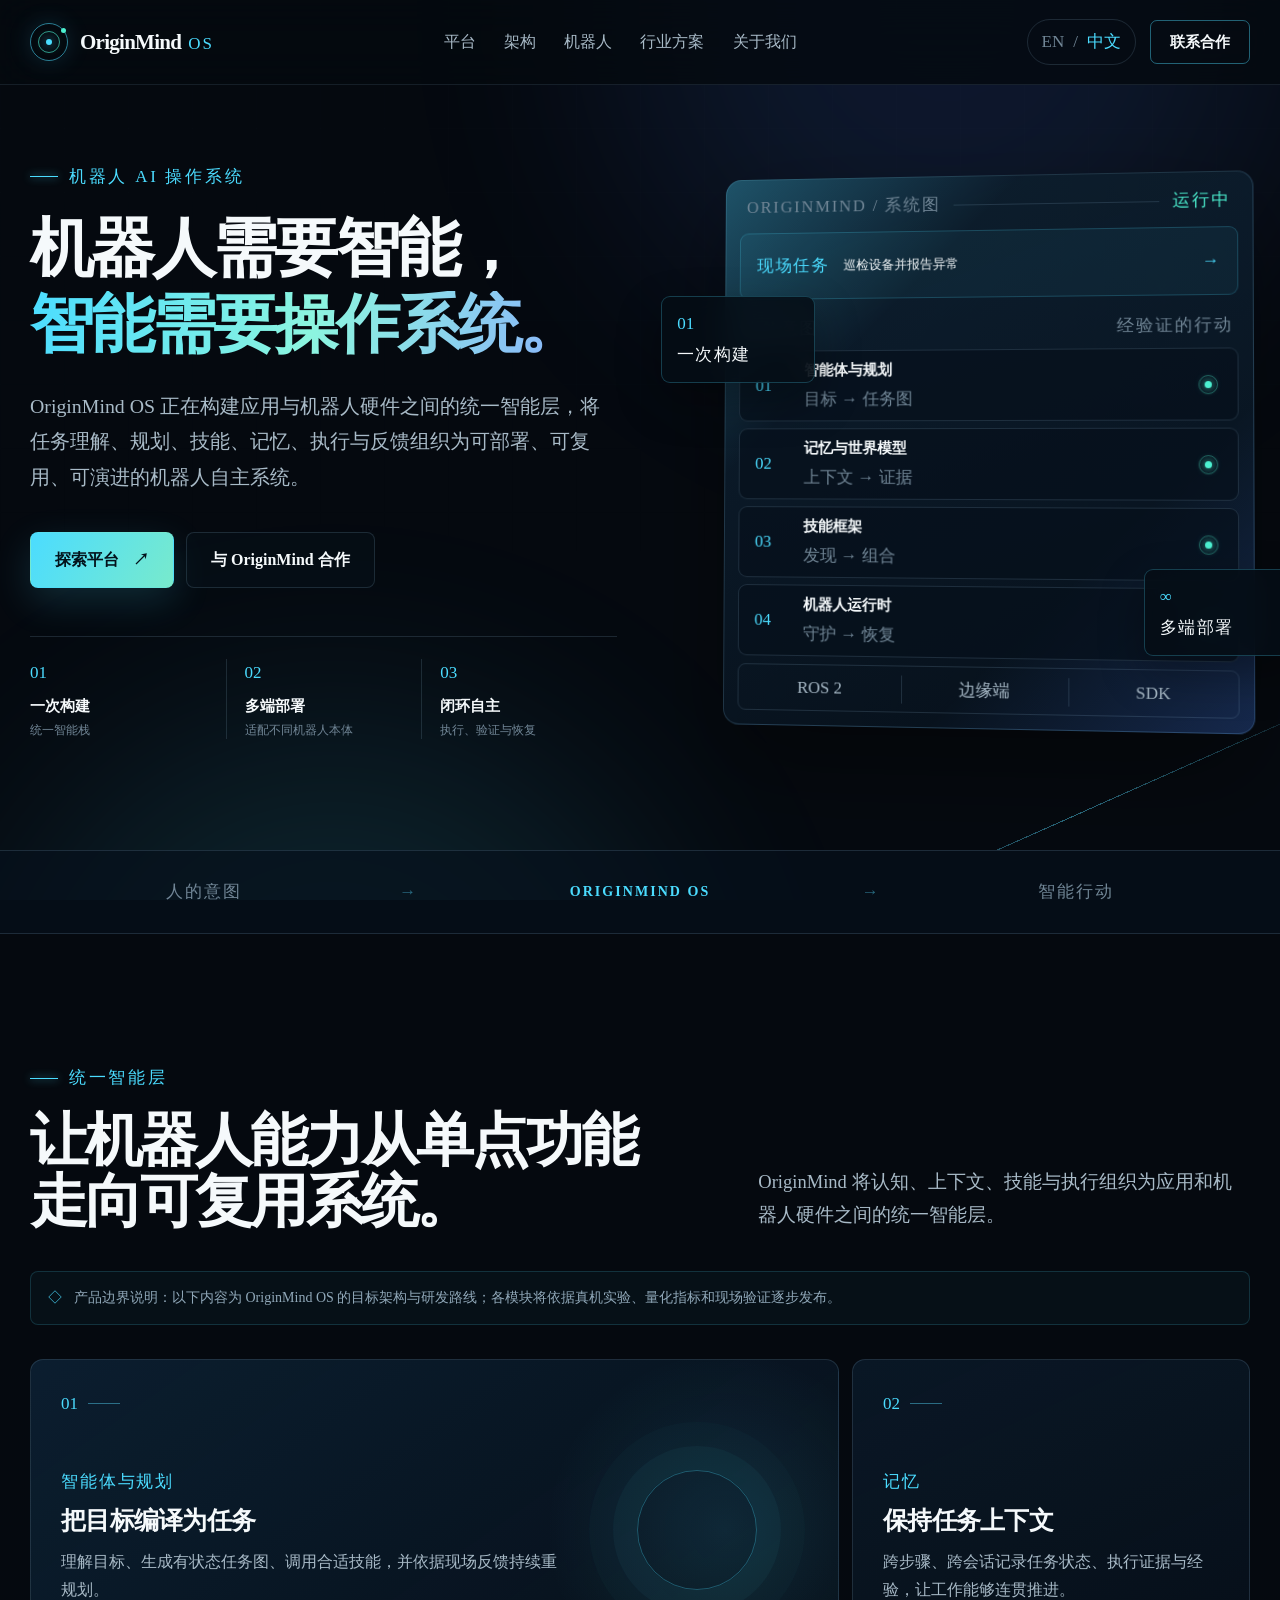
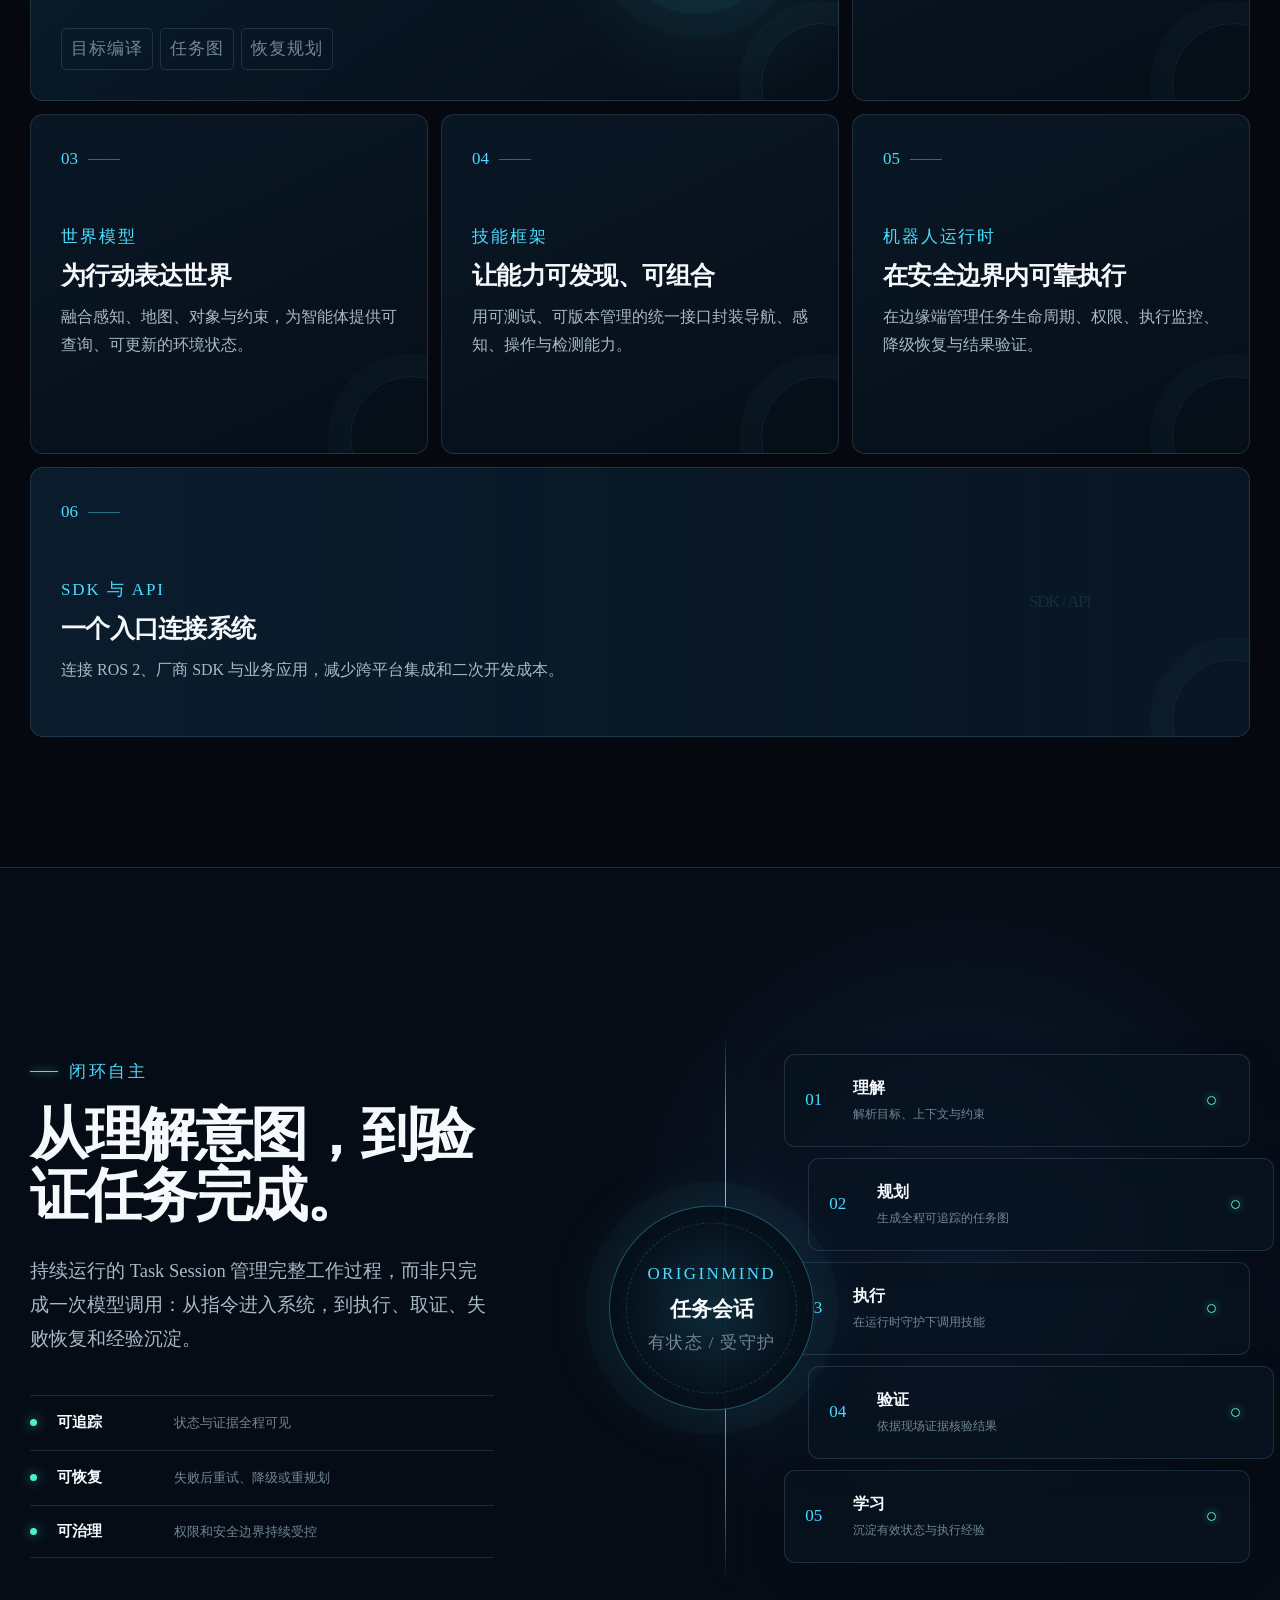
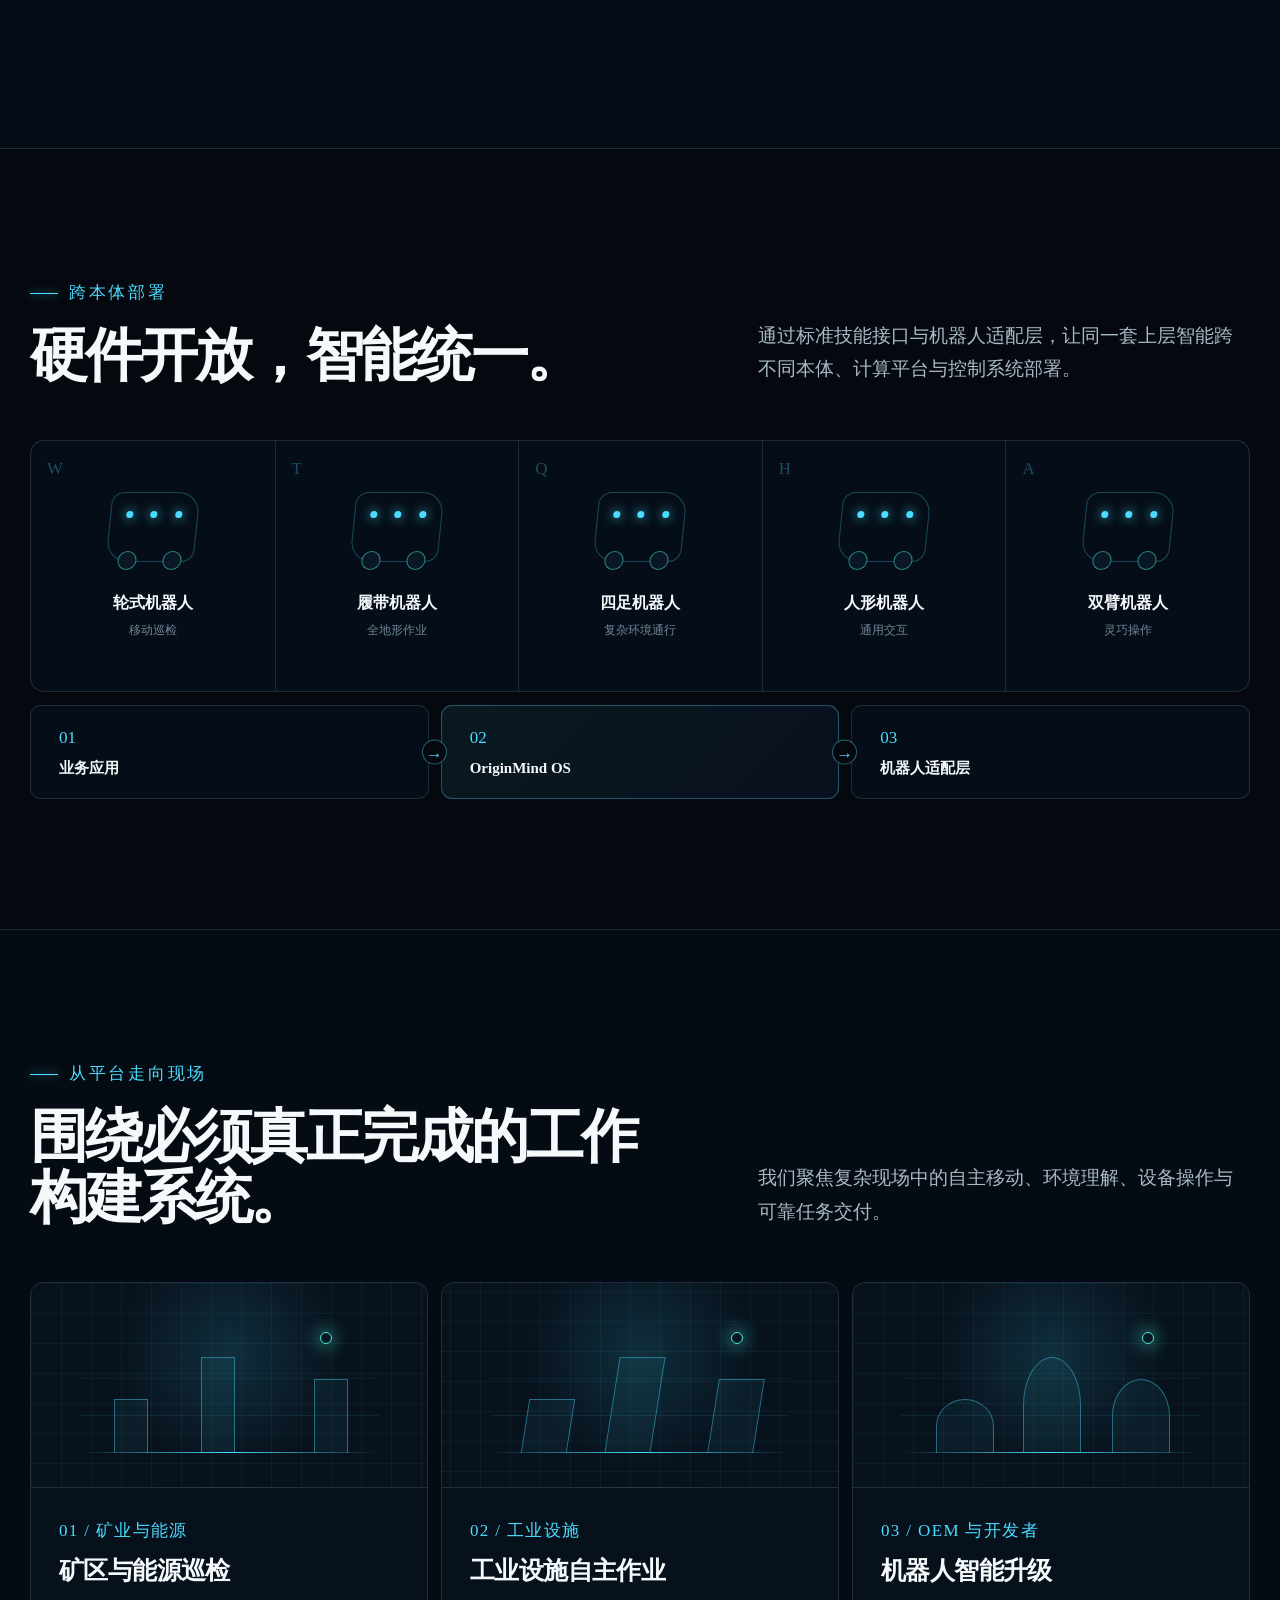
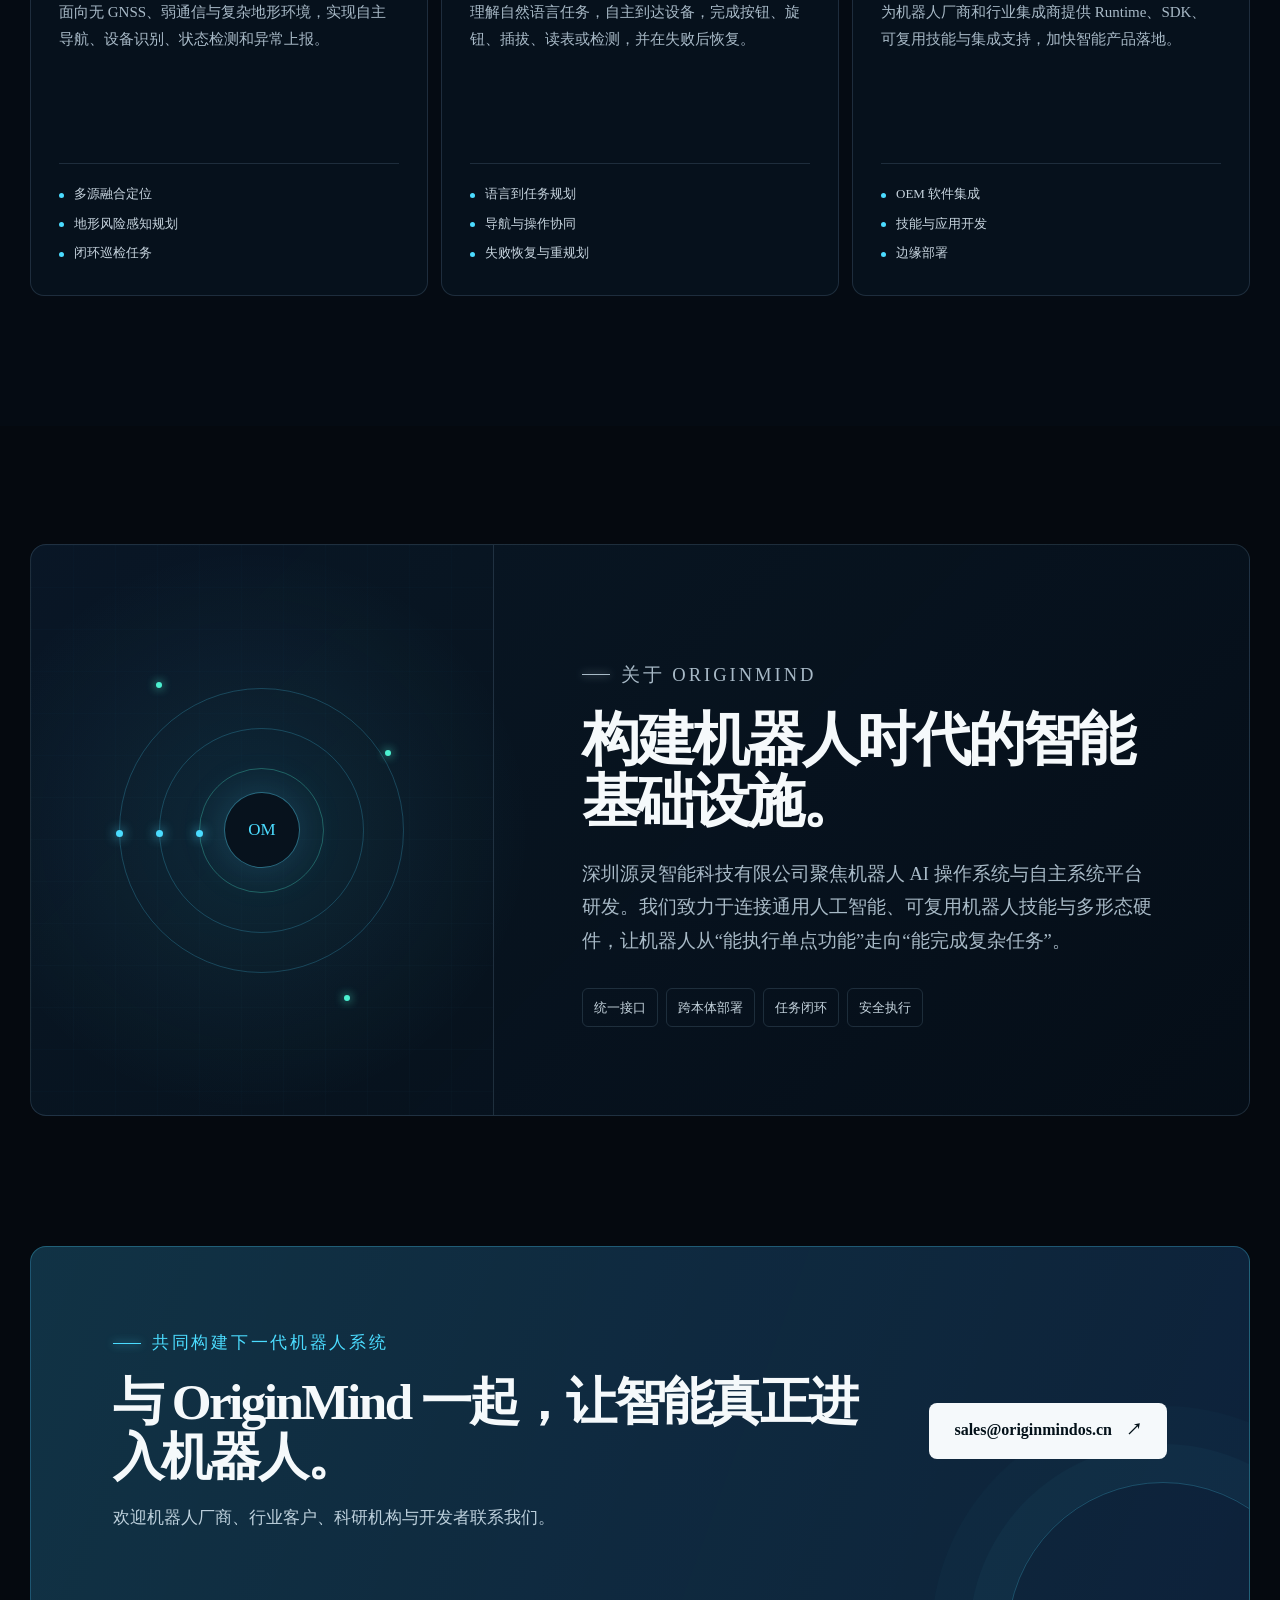
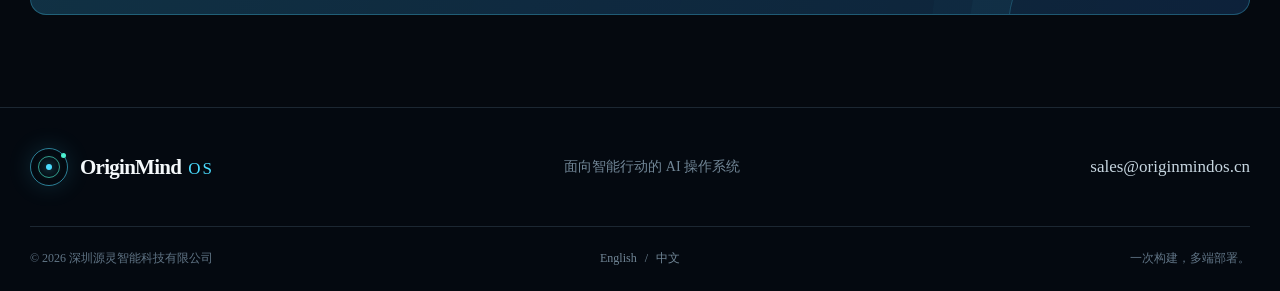
<file: zh/index.html>
<!doctype html>
<html lang="zh-CN">
  <head>
    <meta charset="utf-8" />
    <meta name="viewport" content="width=device-width, initial-scale=1" />
    <meta name="theme-color" content="#05090f" />
    <meta
      name="description"
      content="OriginMind OS 连接意图、智能体、技能与机器人运行时，构建可部署、可复用、可演进的机器人自主系统。"
    />
    <meta name="robots" content="index,follow,max-image-preview:large" />
    <meta property="og:type" content="website" />
    <meta property="og:site_name" content="OriginMind OS" />
    <meta property="og:title" content="OriginMind OS｜机器人 AI 操作系统" />
    <meta
      property="og:description"
      content="机器人需要智能，智能需要操作系统。"
    />
    <meta property="og:url" content="https://www.originmindos.cn/" />
    <meta property="og:locale" content="zh_CN" />
    <meta property="og:locale:alternate" content="en_US" />
    <meta name="twitter:card" content="summary" />
    <meta name="twitter:title" content="OriginMind OS｜机器人 AI 操作系统" />
    <meta
      name="twitter:description"
      content="机器人需要智能，智能需要操作系统。"
    />
    <link rel="canonical" href="https://www.originmindos.cn/" />
    <link rel="alternate" hreflang="en" href="https://www.originmindos.com/" />
    <link
      rel="alternate"
      hreflang="zh-CN"
      href="https://www.originmindos.cn/"
    />
    <link
      rel="alternate"
      hreflang="x-default"
      href="https://www.originmindos.com/"
    />
    <link rel="icon" href="/favicon.svg" type="image/svg+xml" />
    <link rel="stylesheet" href="/styles.css" />
    <title>OriginMind OS｜机器人 AI 操作系统</title>
  </head>
  <body>
    <a class="skip-link" href="#main-content">跳到主要内容</a>
    <div class="site-atmosphere" aria-hidden="true">
      <span class="glow glow-one"></span><span class="glow glow-two"></span
      ><span class="grid-field"></span>
    </div>
    <header class="site-header">
      <div class="shell header-inner">
        <a class="brand" href="#top" aria-label="OriginMind 首页"
          ><span class="brand-mark" aria-hidden="true"><i></i></span
          ><span class="brand-name"
            ><strong>OriginMind</strong><small>OS</small></span
          ></a
        ><button
          class="menu-toggle"
          type="button"
          aria-expanded="false"
          aria-controls="site-navigation"
          aria-label="打开导航菜单"
        >
          <span></span><span></span><span></span>
        </button>
        <nav class="site-nav" id="site-navigation" aria-label="主导航">
          <a href="#platform">平台</a><a href="#architecture">架构</a
          ><a href="#robots">机器人</a><a href="#solutions">行业方案</a
          ><a href="#company">关于我们</a>
        </nav>
        <div class="header-actions">
          <div class="language-switch" aria-label="语言切换">
            <a href="/en/" data-language="en" class="">EN</a
            ><span aria-hidden="true">/</span
            ><a
              href="/zh/"
              data-language="zh"
              class="is-active"
              aria-current="page"
              >中文</a
            >
          </div>
          <a class="header-cta" href="mailto:sales@originmindos.cn">联系合作</a>
        </div>
      </div>
    </header>
    <main id="main-content">
      <section class="hero hero-zh" id="top">
        <div class="shell hero-grid">
          <div class="hero-copy">
            <p class="eyebrow"><span></span> 机器人 AI 操作系统</p>
            <h1>机器人需要智能，<span>智能需要操作系统。</span></h1>
            <p class="hero-lead">
              OriginMind OS
              正在构建应用与机器人硬件之间的统一智能层，将任务理解、规划、技能、记忆、执行与反馈组织为可部署、可复用、可演进的机器人自主系统。
            </p>
            <div class="hero-actions">
              <a class="button button-primary" href="#platform"
                >探索平台 <span aria-hidden="true">↗</span></a
              ><a
                class="button button-secondary"
                href="mailto:sales@originmindos.cn"
                >与 OriginMind 合作</a
              >
            </div>
            <ul class="hero-principles">
              <li>
                <small>01</small><strong>一次构建</strong
                ><span>统一智能栈</span>
              </li>
              <li>
                <small>02</small><strong>多端部署</strong
                ><span>适配不同机器人本体</span>
              </li>
              <li>
                <small>03</small><strong>闭环自主</strong
                ><span>执行、验证与恢复</span>
              </li>
            </ul>
          </div>
          <div
            class="system-visual"
            role="img"
            aria-label="OriginMind OS 参考架构"
          >
            <div class="system-frame">
              <div class="frame-topline">
                <span>ORIGINMIND / 系统图</span><i></i><b>运行中</b>
              </div>
              <div class="mission-card">
                <small>现场任务</small><strong>巡检设备并报告异常</strong
                ><span>→</span>
              </div>
              <div class="system-flow-labels">
                <span>人的意图</span><span>经验证的行动</span>
              </div>
              <div class="system-layers">
                <div class="system-layer">
                  <span>01</span>
                  <div>
                    <strong>智能体与规划</strong><small>目标 → 任务图</small>
                  </div>
                  <i aria-hidden="true"></i>
                </div>
                <div class="system-layer">
                  <span>02</span>
                  <div>
                    <strong>记忆与世界模型</strong><small>上下文 → 证据</small>
                  </div>
                  <i aria-hidden="true"></i>
                </div>
                <div class="system-layer">
                  <span>03</span>
                  <div><strong>技能框架</strong><small>发现 → 组合</small></div>
                  <i aria-hidden="true"></i>
                </div>
                <div class="system-layer">
                  <span>04</span>
                  <div>
                    <strong>机器人运行时</strong><small>守护 → 恢复</small>
                  </div>
                  <i aria-hidden="true"></i>
                </div>
              </div>
              <div class="system-bus">
                <span>ROS 2</span><span>边缘端</span><span>SDK</span><i></i>
              </div>
            </div>
            <div class="floating-note note-one">
              <small>01</small><strong>一次构建</strong>
            </div>
            <div class="floating-note note-two">
              <small>∞</small><strong>多端部署</strong>
            </div>
          </div>
        </div>
      </section>
      <section class="signal-strip" aria-label="OriginMind 定位">
        <div class="shell signal-inner">
          <span>人的意图</span><i>→</i><strong>ORIGINMIND OS</strong><i>→</i
          ><span>智能行动</span>
        </div>
      </section>
      <section class="section platform-section" id="platform">
        <div class="shell">
          <div class="section-heading">
            <div>
              <p class="eyebrow"><span></span> 统一智能层</p>
              <h2>让机器人能力从单点功能走向可复用系统。</h2>
            </div>
            <p>
              OriginMind
              将认知、上下文、技能与执行组织为应用和机器人硬件之间的统一智能层。
            </p>
          </div>
          <p class="boundary-note">
            <span aria-hidden="true">◇</span>产品边界说明：以下内容为 OriginMind
            OS
            的目标架构与研发路线；各模块将依据真机实验、量化指标和现场验证逐步发布。
          </p>
          <div class="module-grid">
            <article class="module-card module-featured">
              <div class="module-card-top">
                <span>01</span><i aria-hidden="true"></i>
              </div>
              <small>智能体与规划</small>
              <h3>把目标编译为任务</h3>
              <p>
                理解目标、生成有状态任务图、调用合适技能，并依据现场反馈持续重规划。
              </p>
              <ul>
                <li>目标编译</li>
                <li>任务图</li>
                <li>恢复规划</li>
              </ul>
            </article>
            <article class="module-card">
              <div class="module-card-top">
                <span>02</span><i aria-hidden="true"></i>
              </div>
              <small>记忆</small>
              <h3>保持任务上下文</h3>
              <p>
                跨步骤、跨会话记录任务状态、执行证据与经验，让工作能够连贯推进。
              </p>
            </article>
            <article class="module-card">
              <div class="module-card-top">
                <span>03</span><i aria-hidden="true"></i>
              </div>
              <small>世界模型</small>
              <h3>为行动表达世界</h3>
              <p>
                融合感知、地图、对象与约束，为智能体提供可查询、可更新的环境状态。
              </p>
            </article>
            <article class="module-card">
              <div class="module-card-top">
                <span>04</span><i aria-hidden="true"></i>
              </div>
              <small>技能框架</small>
              <h3>让能力可发现、可组合</h3>
              <p>
                用可测试、可版本管理的统一接口封装导航、感知、操作与检测能力。
              </p>
            </article>
            <article class="module-card">
              <div class="module-card-top">
                <span>05</span><i aria-hidden="true"></i>
              </div>
              <small>机器人运行时</small>
              <h3>在安全边界内可靠执行</h3>
              <p>
                在边缘端管理任务生命周期、权限、执行监控、降级恢复与结果验证。
              </p>
            </article>
            <article class="module-card">
              <div class="module-card-top">
                <span>06</span><i aria-hidden="true"></i>
              </div>
              <small>SDK 与 API</small>
              <h3>一个入口连接系统</h3>
              <p>
                连接 ROS 2、厂商 SDK 与业务应用，减少跨平台集成和二次开发成本。
              </p>
            </article>
          </div>
        </div>
      </section>
      <section class="section architecture-section" id="architecture">
        <div class="shell architecture-grid">
          <div class="architecture-copy">
            <p class="eyebrow"><span></span> 闭环自主</p>
            <h2>从理解意图，到验证任务完成。</h2>
            <p class="section-lead">
              持续运行的 Task Session
              管理完整工作过程，而非只完成一次模型调用：从指令进入系统，到执行、取证、失败恢复和经验沉淀。
            </p>
            <div class="quality-grid">
              <div>
                <i aria-hidden="true"></i><strong>可追踪</strong
                ><span>状态与证据全程可见</span>
              </div>
              <div>
                <i aria-hidden="true"></i><strong>可恢复</strong
                ><span>失败后重试、降级或重规划</span>
              </div>
              <div>
                <i aria-hidden="true"></i><strong>可治理</strong
                ><span>权限和安全边界持续受控</span>
              </div>
            </div>
          </div>
          <div
            class="task-session"
            role="img"
            aria-label="从理解意图，到验证任务完成。"
          >
            <div class="session-rail" aria-hidden="true"></div>
            <div class="session-center">
              <small>ORIGINMIND</small><strong>任务会话</strong
              ><span>有状态 / 受守护</span>
            </div>
            <ol>
              <li>
                <b>01</b>
                <div>
                  <strong>理解</strong><span>解析目标、上下文与约束</span>
                </div>
                <i aria-hidden="true"></i>
              </li>
              <li>
                <b>02</b>
                <div>
                  <strong>规划</strong><span>生成全程可追踪的任务图</span>
                </div>
                <i aria-hidden="true"></i>
              </li>
              <li>
                <b>03</b>
                <div>
                  <strong>执行</strong><span>在运行时守护下调用技能</span>
                </div>
                <i aria-hidden="true"></i>
              </li>
              <li>
                <b>04</b>
                <div>
                  <strong>验证</strong><span>依据现场证据核验结果</span>
                </div>
                <i aria-hidden="true"></i>
              </li>
              <li>
                <b>05</b>
                <div>
                  <strong>学习</strong><span>沉淀有效状态与执行经验</span>
                </div>
                <i aria-hidden="true"></i>
              </li>
            </ol>
          </div>
        </div>
      </section>
      <section class="section robots-section" id="robots">
        <div class="shell">
          <div class="section-heading">
            <div>
              <p class="eyebrow"><span></span> 跨本体部署</p>
              <h2>硬件开放，智能统一。</h2>
            </div>
            <p>
              通过标准技能接口与机器人适配层，让同一套上层智能跨不同本体、计算平台与控制系统部署。
            </p>
          </div>
          <div class="robot-grid">
            <article class="robot-card">
              <span>W</span>
              <div class="robot-glyph" aria-hidden="true">
                <i></i><i></i><i></i>
              </div>
              <strong>轮式机器人</strong><small>移动巡检</small>
            </article>
            <article class="robot-card">
              <span>T</span>
              <div class="robot-glyph" aria-hidden="true">
                <i></i><i></i><i></i>
              </div>
              <strong>履带机器人</strong><small>全地形作业</small>
            </article>
            <article class="robot-card">
              <span>Q</span>
              <div class="robot-glyph" aria-hidden="true">
                <i></i><i></i><i></i>
              </div>
              <strong>四足机器人</strong><small>复杂环境通行</small>
            </article>
            <article class="robot-card">
              <span>H</span>
              <div class="robot-glyph" aria-hidden="true">
                <i></i><i></i><i></i>
              </div>
              <strong>人形机器人</strong><small>通用交互</small>
            </article>
            <article class="robot-card">
              <span>A</span>
              <div class="robot-glyph" aria-hidden="true">
                <i></i><i></i><i></i>
              </div>
              <strong>双臂机器人</strong><small>灵巧操作</small>
            </article>
          </div>
          <div class="deployment-flow">
            <div class="">
              <small>01</small><strong>业务应用</strong
              ><i aria-hidden="true">→</i>
            </div>
            <div class="flow-core">
              <small>02</small><strong>OriginMind OS</strong
              ><i aria-hidden="true">→</i>
            </div>
            <div class=""><small>03</small><strong>机器人适配层</strong></div>
          </div>
        </div>
      </section>
      <section class="section solutions-section" id="solutions">
        <div class="shell">
          <div class="section-heading">
            <div>
              <p class="eyebrow"><span></span> 从平台走向现场</p>
              <h2>围绕必须真正完成的工作构建系统。</h2>
            </div>
            <p>
              我们聚焦复杂现场中的自主移动、环境理解、设备操作与可靠任务交付。
            </p>
          </div>
          <div class="solution-grid">
            <article class="solution-card">
              <div class="solution-art solution-art-1" aria-hidden="true">
                <span></span><span></span><span></span><i></i>
              </div>
              <div class="solution-body">
                <small>01 / 矿业与能源</small>
                <h3>矿区与能源巡检</h3>
                <p>
                  面向无
                  GNSS、弱通信与复杂地形环境，实现自主导航、设备识别、状态检测和异常上报。
                </p>
                <ul>
                  <li>多源融合定位</li>
                  <li>地形风险感知规划</li>
                  <li>闭环巡检任务</li>
                </ul>
              </div>
            </article>
            <article class="solution-card">
              <div class="solution-art solution-art-2" aria-hidden="true">
                <span></span><span></span><span></span><i></i>
              </div>
              <div class="solution-body">
                <small>02 / 工业设施</small>
                <h3>工业设施自主作业</h3>
                <p>
                  理解自然语言任务，自主到达设备，完成按钮、旋钮、插拔、读表或检测，并在失败后恢复。
                </p>
                <ul>
                  <li>语言到任务规划</li>
                  <li>导航与操作协同</li>
                  <li>失败恢复与重规划</li>
                </ul>
              </div>
            </article>
            <article class="solution-card">
              <div class="solution-art solution-art-3" aria-hidden="true">
                <span></span><span></span><span></span><i></i>
              </div>
              <div class="solution-body">
                <small>03 / OEM 与开发者</small>
                <h3>机器人智能升级</h3>
                <p>
                  为机器人厂商和行业集成商提供
                  Runtime、SDK、可复用技能与集成支持，加快智能产品落地。
                </p>
                <ul>
                  <li>OEM 软件集成</li>
                  <li>技能与应用开发</li>
                  <li>边缘部署</li>
                </ul>
              </div>
            </article>
          </div>
        </div>
      </section>
      <section class="section company-section" id="company">
        <div class="shell company-panel">
          <div class="company-orbit" aria-hidden="true">
            <span class="orbit orbit-one"></span
            ><span class="orbit orbit-two"></span
            ><span class="orbit orbit-three"></span><strong>OM</strong><i></i
            ><i></i><i></i>
          </div>
          <div class="company-copy">
            <p class="eyebrow"><span></span> 关于 ORIGINMIND</p>
            <h2>构建机器人时代的智能基础设施。</h2>
            <p>
              深圳源灵智能科技有限公司聚焦机器人 AI
              操作系统与自主系统平台研发。我们致力于连接通用人工智能、可复用机器人技能与多形态硬件，让机器人从“能执行单点功能”走向“能完成复杂任务”。
            </p>
            <div class="value-list">
              <span>统一接口</span><span>跨本体部署</span><span>任务闭环</span
              ><span>安全执行</span>
            </div>
          </div>
        </div>
      </section>
      <section class="contact-section">
        <div class="shell contact-panel">
          <div>
            <p class="eyebrow"><span></span> 共同构建下一代机器人系统</p>
            <h2>与 OriginMind 一起，让智能真正进入机器人。</h2>
            <p>欢迎机器人厂商、行业客户、科研机构与开发者联系我们。</p>
          </div>
          <a class="button contact-button" href="mailto:sales@originmindos.cn"
            >sales@originmindos.cn <span aria-hidden="true">↗</span></a
          >
        </div>
      </section>
    </main>
    <footer class="site-footer">
      <div class="shell footer-main">
        <a class="brand" href="#top" aria-label="返回顶部"
          ><span class="brand-mark" aria-hidden="true"><i></i></span
          ><span class="brand-name"
            ><strong>OriginMind</strong><small>OS</small></span
          ></a
        >
        <p>面向智能行动的 AI 操作系统</p>
        <a href="mailto:sales@originmindos.cn">sales@originmindos.cn</a>
      </div>
      <div class="shell footer-bottom">
        <span>© 2026 深圳源灵智能科技有限公司</span>
        <div class="footer-languages">
          <a href="/en/" data-language="en">English</a><span>/</span
          ><a href="/zh/" data-language="zh">中文</a>
        </div>
        <span>一次构建，多端部署。</span>
      </div>
    </footer>
    <script src="/script.js" defer></script>
  </body>
</html>
</file>
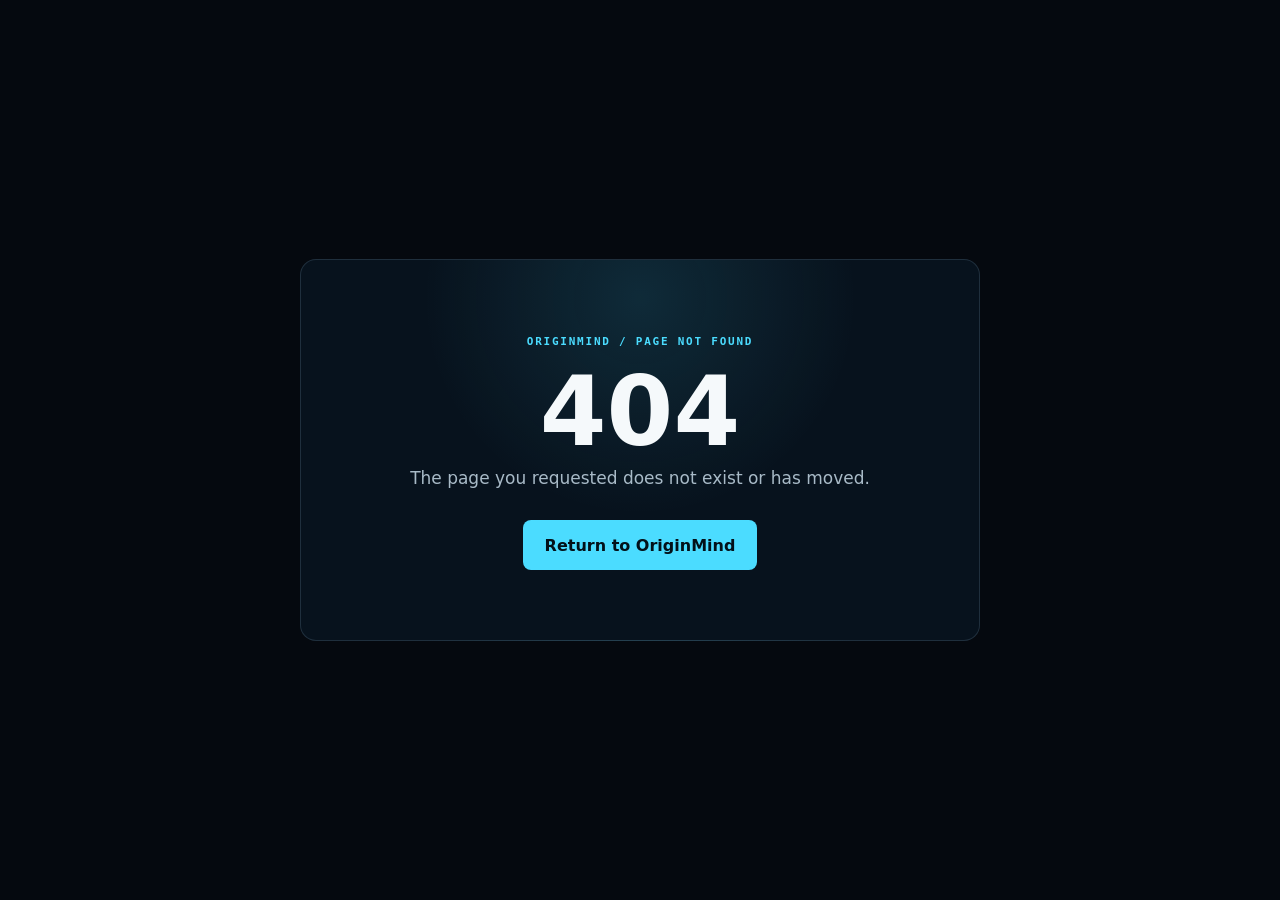
<file: errors/en/index.html>
<!DOCTYPE html>
<html lang="en">
  <head>
    <meta charset="utf-8"><meta name="viewport" content="width=device-width, initial-scale=1">
    <meta name="robots" content="noindex"><meta name="theme-color" content="#05090f">
    <title>Page not found｜OriginMind OS</title>
    <style>:root{color-scheme:dark}*{box-sizing:border-box}body{margin:0;min-height:100vh;display:grid;place-items:center;padding:24px;color:#f5f9fb;background:#05090f;font-family:system-ui,-apple-system,"Segoe UI","PingFang SC",sans-serif}main{width:min(100%,680px);padding:70px 40px;border:1px solid rgba(150,190,216,.17);border-radius:16px;text-align:center;background:radial-gradient(circle at 50% 10%,rgba(75,220,255,.12),transparent 45%),#07121d}small{color:#4bdcff;font:700 11px ui-monospace,monospace;letter-spacing:.16em}h1{margin:15px 0 8px;font-size:clamp(52px,12vw,96px);line-height:1}p{margin:0 0 32px;color:#a8bac7;font-size:17px}a{display:inline-flex;min-height:50px;align-items:center;padding:0 22px;border-radius:8px;color:#031119;background:#4bdcff;font-weight:750;text-decoration:none}</style>
  </head>
  <body><main><small>ORIGINMIND / PAGE NOT FOUND</small><h1>404</h1><p>The page you requested does not exist or has moved.</p><a href="https://www.originmindos.com/">Return to OriginMind</a></main></body>
</html>
</file>
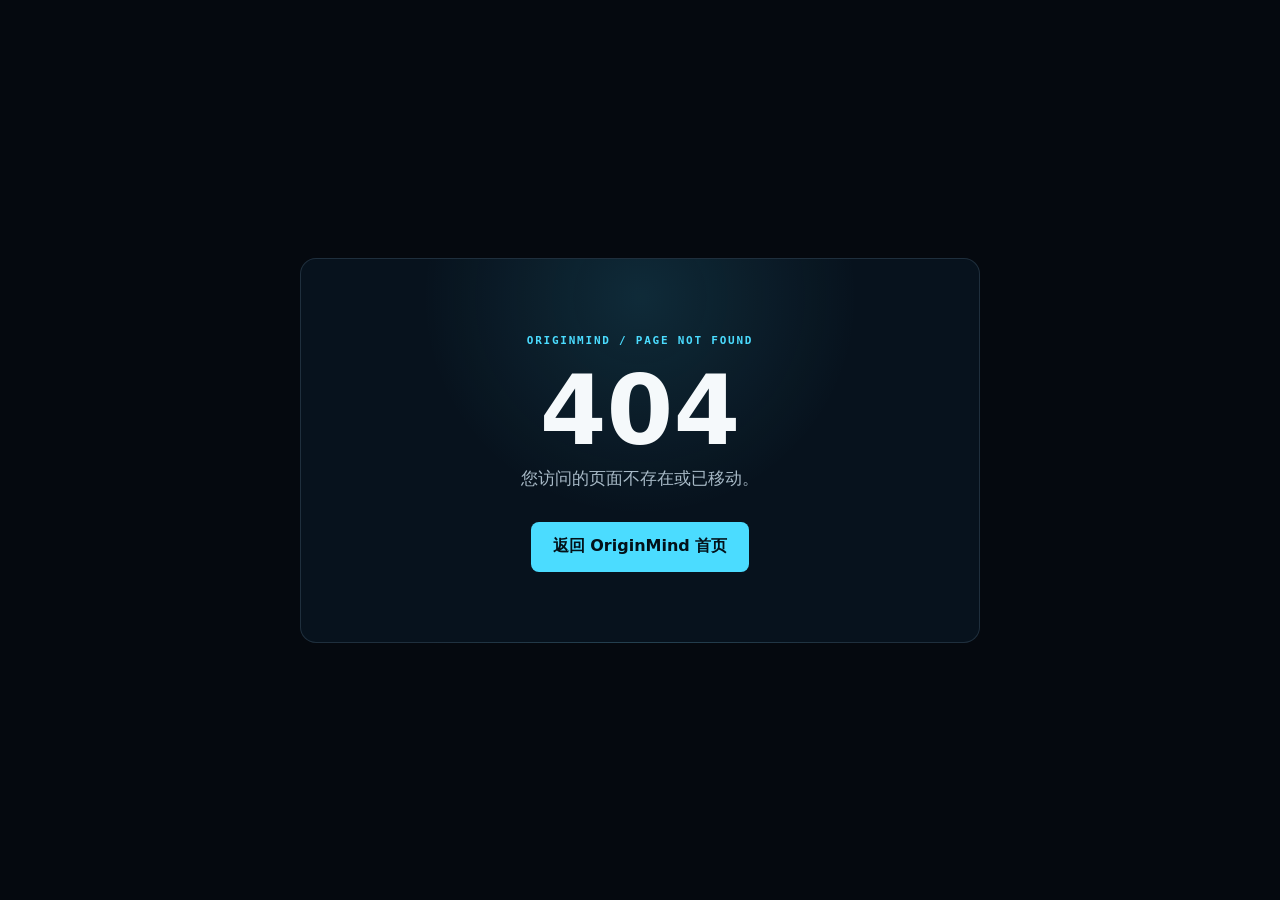
<file: errors/zh/index.html>
<!DOCTYPE html>
<html lang="zh-CN">
  <head>
    <meta charset="utf-8"><meta name="viewport" content="width=device-width, initial-scale=1">
    <meta name="robots" content="noindex"><meta name="theme-color" content="#05090f">
    <title>页面未找到｜OriginMind OS</title>
    <style>:root{color-scheme:dark}*{box-sizing:border-box}body{margin:0;min-height:100vh;display:grid;place-items:center;padding:24px;color:#f5f9fb;background:#05090f;font-family:system-ui,-apple-system,"Segoe UI","PingFang SC",sans-serif}main{width:min(100%,680px);padding:70px 40px;border:1px solid rgba(150,190,216,.17);border-radius:16px;text-align:center;background:radial-gradient(circle at 50% 10%,rgba(75,220,255,.12),transparent 45%),#07121d}small{color:#4bdcff;font:700 11px ui-monospace,monospace;letter-spacing:.16em}h1{margin:15px 0 8px;font-size:clamp(52px,12vw,96px);line-height:1}p{margin:0 0 32px;color:#a8bac7;font-size:17px}a{display:inline-flex;min-height:50px;align-items:center;padding:0 22px;border-radius:8px;color:#031119;background:#4bdcff;font-weight:750;text-decoration:none}</style>
  </head>
  <body><main><small>ORIGINMIND / PAGE NOT FOUND</small><h1>404</h1><p>您访问的页面不存在或已移动。</p><a href="https://www.originmindos.cn/">返回 OriginMind 首页</a></main></body>
</html>
</file>
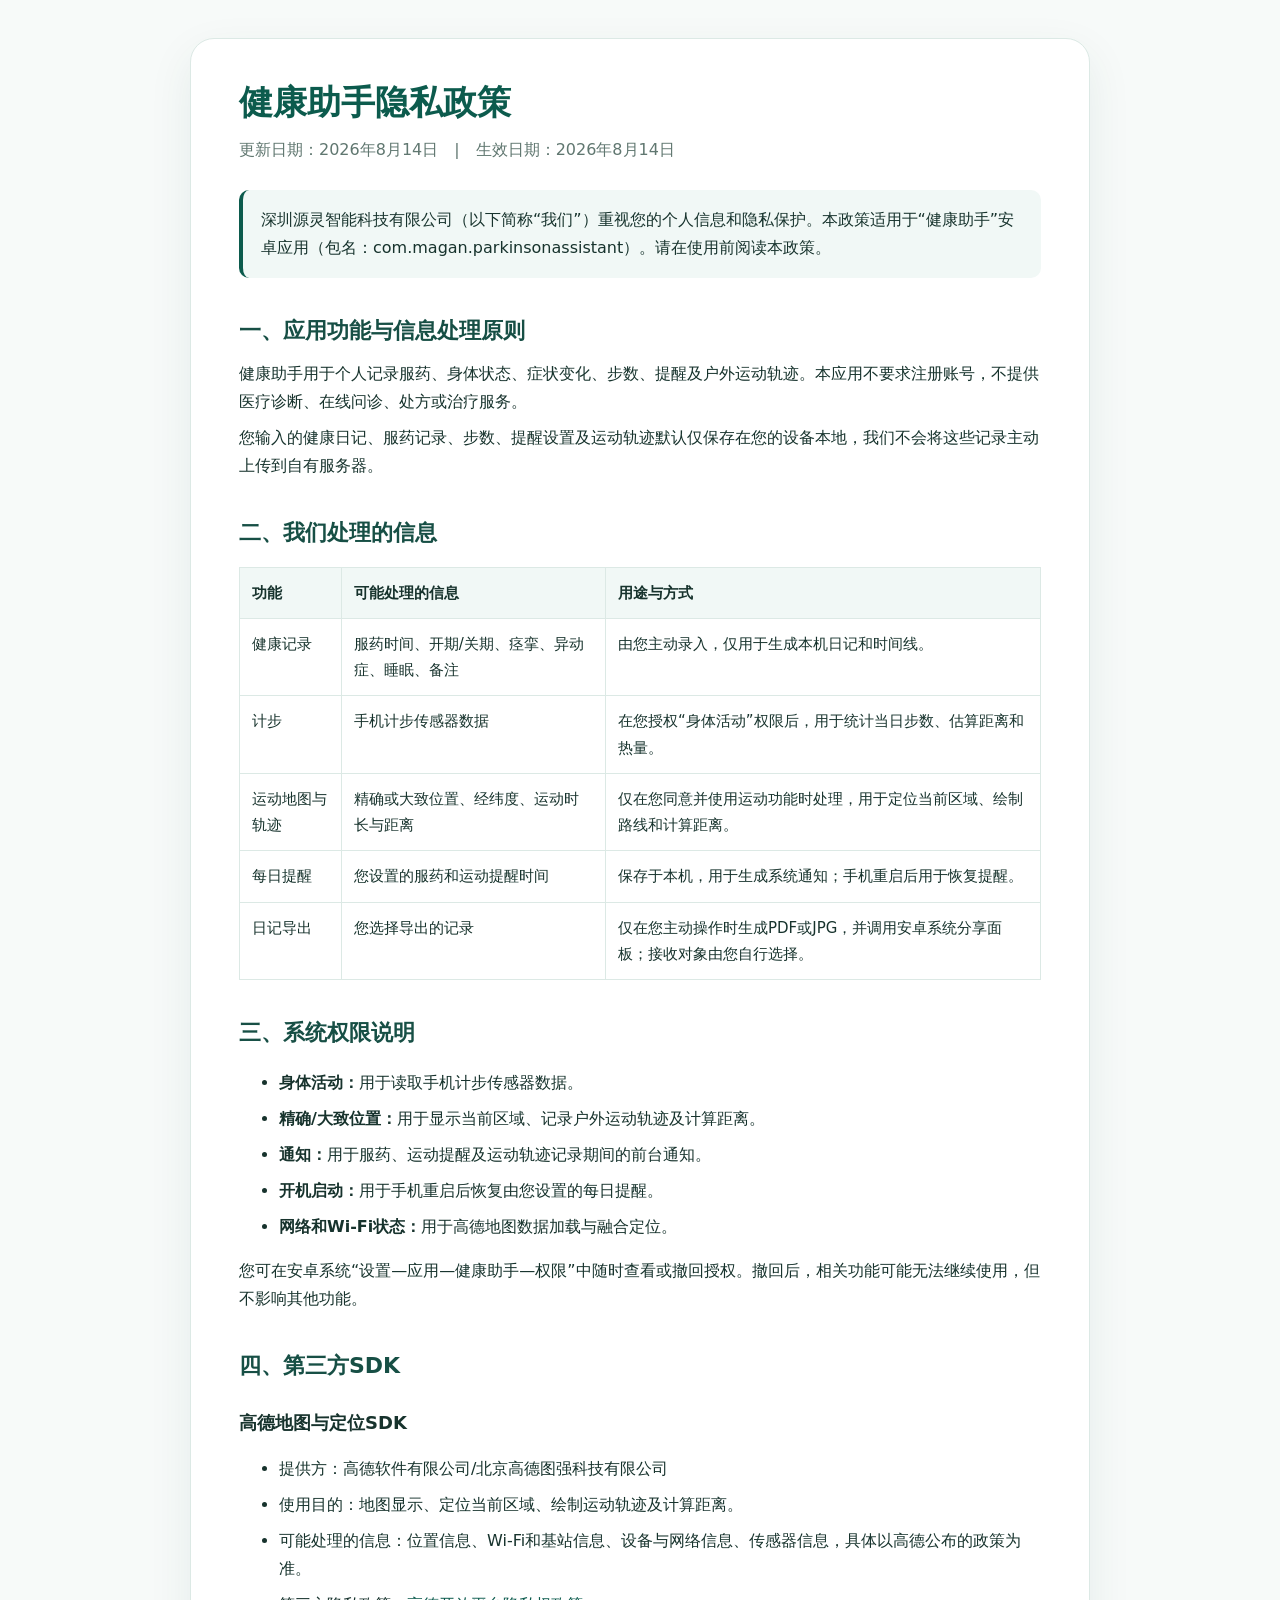
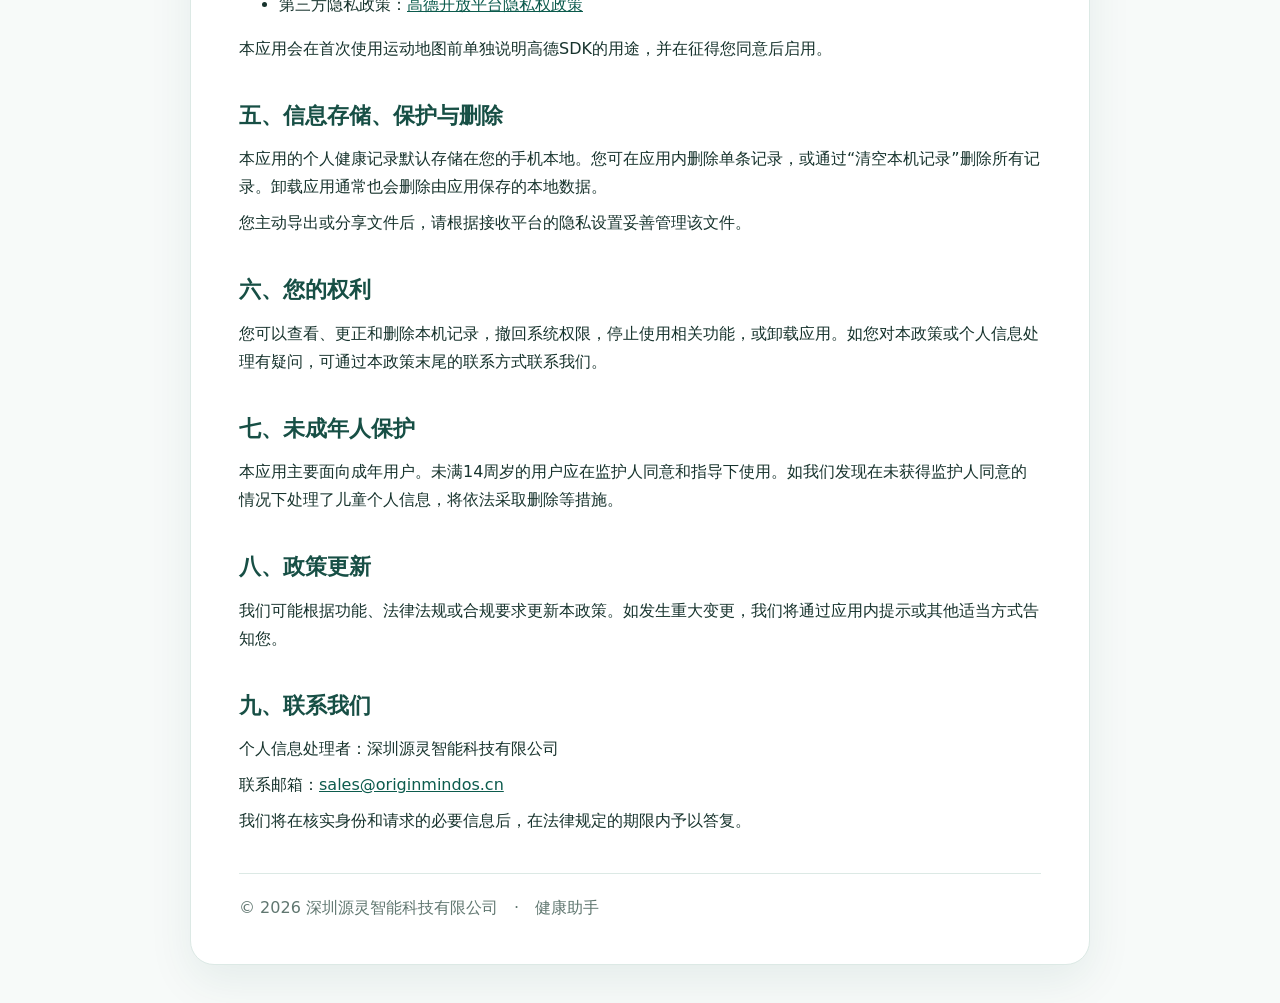
<file: health-assistant/privacy.html>
<!doctype html>
<html lang="zh-CN">
<head>
  <meta charset="utf-8">
  <meta name="viewport" content="width=device-width,initial-scale=1">
  <meta name="robots" content="index,follow">
  <meta name="theme-color" content="#0c5b4d">
  <title>健康助手隐私政策</title>
  <meta name="description" content="健康助手安卓应用隐私政策">
  <style>
    :root{color-scheme:light;--green:#0c5b4d;--ink:#17332d;--muted:#607770;--line:#dce9e5;--soft:#f1f8f6}
    *{box-sizing:border-box}body{margin:0;background:#f7faf9;color:var(--ink);font:16px/1.75 system-ui,-apple-system,"Segoe UI","PingFang SC","Microsoft YaHei",sans-serif}
    main{width:min(900px,calc(100% - 32px));margin:38px auto;padding:42px 48px;background:#fff;border:1px solid var(--line);border-radius:24px;box-shadow:0 16px 45px rgba(14,74,62,.08)}
    h1{margin:0;color:var(--green);font-size:34px;line-height:1.25}h2{margin:34px 0 10px;color:#174f45;font-size:22px}h3{margin:22px 0 8px;font-size:18px}
    p,li{margin:8px 0}.meta{margin:12px 0 26px;color:var(--muted)}.notice{padding:16px 18px;background:var(--soft);border-left:4px solid var(--green);border-radius:10px}
    table{width:100%;border-collapse:collapse;margin:14px 0;font-size:15px}th,td{padding:12px;border:1px solid var(--line);text-align:left;vertical-align:top}th{background:var(--soft)}
    a{color:var(--green)}footer{margin-top:38px;padding-top:20px;border-top:1px solid var(--line);color:var(--muted)}
    @media(max-width:640px){main{margin:0;width:100%;padding:28px 20px;border:0;border-radius:0;box-shadow:none}h1{font-size:28px}table{display:block;overflow-x:auto}}
  </style>
</head>
<body>
<main>
  <h1>健康助手隐私政策</h1>
  <p class="meta">更新日期：2026年8月14日　|　生效日期：2026年8月14日</p>
  <p class="notice">深圳源灵智能科技有限公司（以下简称“我们”）重视您的个人信息和隐私保护。本政策适用于“健康助手”安卓应用（包名：com.magan.parkinsonassistant）。请在使用前阅读本政策。</p>

  <h2>一、应用功能与信息处理原则</h2>
  <p>健康助手用于个人记录服药、身体状态、症状变化、步数、提醒及户外运动轨迹。本应用不要求注册账号，不提供医疗诊断、在线问诊、处方或治疗服务。</p>
  <p>您输入的健康日记、服药记录、步数、提醒设置及运动轨迹默认仅保存在您的设备本地，我们不会将这些记录主动上传到自有服务器。</p>

  <h2>二、我们处理的信息</h2>
  <table>
    <thead><tr><th>功能</th><th>可能处理的信息</th><th>用途与方式</th></tr></thead>
    <tbody>
      <tr><td>健康记录</td><td>服药时间、开期/关期、痉挛、异动症、睡眠、备注</td><td>由您主动录入，仅用于生成本机日记和时间线。</td></tr>
      <tr><td>计步</td><td>手机计步传感器数据</td><td>在您授权“身体活动”权限后，用于统计当日步数、估算距离和热量。</td></tr>
      <tr><td>运动地图与轨迹</td><td>精确或大致位置、经纬度、运动时长与距离</td><td>仅在您同意并使用运动功能时处理，用于定位当前区域、绘制路线和计算距离。</td></tr>
      <tr><td>每日提醒</td><td>您设置的服药和运动提醒时间</td><td>保存于本机，用于生成系统通知；手机重启后用于恢复提醒。</td></tr>
      <tr><td>日记导出</td><td>您选择导出的记录</td><td>仅在您主动操作时生成PDF或JPG，并调用安卓系统分享面板；接收对象由您自行选择。</td></tr>
    </tbody>
  </table>

  <h2>三、系统权限说明</h2>
  <ul>
    <li><strong>身体活动：</strong>用于读取手机计步传感器数据。</li>
    <li><strong>精确/大致位置：</strong>用于显示当前区域、记录户外运动轨迹及计算距离。</li>
    <li><strong>通知：</strong>用于服药、运动提醒及运动轨迹记录期间的前台通知。</li>
    <li><strong>开机启动：</strong>用于手机重启后恢复由您设置的每日提醒。</li>
    <li><strong>网络和Wi-Fi状态：</strong>用于高德地图数据加载与融合定位。</li>
  </ul>
  <p>您可在安卓系统“设置—应用—健康助手—权限”中随时查看或撤回授权。撤回后，相关功能可能无法继续使用，但不影响其他功能。</p>

  <h2>四、第三方SDK</h2>
  <h3>高德地图与定位SDK</h3>
  <ul>
    <li>提供方：高德软件有限公司/北京高德图强科技有限公司</li>
    <li>使用目的：地图显示、定位当前区域、绘制运动轨迹及计算距离。</li>
    <li>可能处理的信息：位置信息、Wi-Fi和基站信息、设备与网络信息、传感器信息，具体以高德公布的政策为准。</li>
    <li>第三方隐私政策：<a href="https://lbs.amap.com/pages/privacy/" rel="noopener noreferrer">高德开放平台隐私权政策</a></li>
  </ul>
  <p>本应用会在首次使用运动地图前单独说明高德SDK的用途，并在征得您同意后启用。</p>

  <h2>五、信息存储、保护与删除</h2>
  <p>本应用的个人健康记录默认存储在您的手机本地。您可在应用内删除单条记录，或通过“清空本机记录”删除所有记录。卸载应用通常也会删除由应用保存的本地数据。</p>
  <p>您主动导出或分享文件后，请根据接收平台的隐私设置妥善管理该文件。</p>

  <h2>六、您的权利</h2>
  <p>您可以查看、更正和删除本机记录，撤回系统权限，停止使用相关功能，或卸载应用。如您对本政策或个人信息处理有疑问，可通过本政策末尾的联系方式联系我们。</p>

  <h2>七、未成年人保护</h2>
  <p>本应用主要面向成年用户。未满14周岁的用户应在监护人同意和指导下使用。如我们发现在未获得监护人同意的情况下处理了儿童个人信息，将依法采取删除等措施。</p>

  <h2>八、政策更新</h2>
  <p>我们可能根据功能、法律法规或合规要求更新本政策。如发生重大变更，我们将通过应用内提示或其他适当方式告知您。</p>

  <h2>九、联系我们</h2>
  <p>个人信息处理者：深圳源灵智能科技有限公司</p>
  <p>联系邮箱：<a href="mailto:sales@originmindos.cn">sales@originmindos.cn</a></p>
  <p>我们将在核实身份和请求的必要信息后，在法律规定的期限内予以答复。</p>

  <footer>© 2026 深圳源灵智能科技有限公司　·　健康助手</footer>
</main>
</body>
</html>
</file>
<file: styles.css>
:root {
  color-scheme: dark;
  --bg: #05090f;
  --bg-soft: #07121d;
  --panel: rgba(10, 23, 36, 0.78);
  --panel-solid: #0a1724;
  --line: rgba(150, 190, 216, 0.17);
  --line-hot: rgba(84, 218, 255, 0.44);
  --text: #f5f9fb;
  --muted: #a8bac7;
  --muted-soft: #718696;
  --cyan: #4bdcff;
  --blue: #4d82ff;
  --mint: #4cf0d0;
  --shell: 1220px;
  --sans: var(--font-geist-sans), "PingFang SC", "Microsoft YaHei", system-ui, sans-serif;
  --mono: var(--font-geist-mono), ui-monospace, monospace;
}

* {
  box-sizing: border-box;
}

html {
  scroll-behavior: smooth;
  background: var(--bg);
}

body {
  margin: 0;
  min-width: 320px;
  overflow-x: clip;
  color: var(--text);
  background: var(--bg);
  font-family: var(--sans);
  font-size: 17px;
  line-height: 1.65;
  -webkit-font-smoothing: antialiased;
}

body.menu-open {
  overflow: hidden;
}

a {
  color: inherit;
  text-decoration: none;
}

button,
a {
  -webkit-tap-highlight-color: transparent;
}

button {
  font: inherit;
}

.shell {
  width: min(calc(100% - 48px), var(--shell));
  margin-inline: auto;
}

.skip-link {
  position: fixed;
  z-index: 100;
  top: 10px;
  left: 12px;
  padding: 10px 16px;
  color: #031119;
  background: var(--cyan);
  border-radius: 7px;
  font-weight: 750;
  transform: translateY(-150%);
}

.skip-link:focus {
  transform: translateY(0);
}

.site-atmosphere {
  position: fixed;
  z-index: 0;
  inset: 0;
  overflow: hidden;
  contain: strict;
  pointer-events: none;
}

.glow {
  position: absolute;
  width: 52vw;
  height: 52vw;
  border-radius: 50%;
  filter: blur(120px);
  opacity: 0.12;
}

.glow-one {
  top: -25vw;
  right: 0;
  background: var(--blue);
}

.glow-two {
  bottom: -38vw;
  left: 0;
  background: var(--cyan);
}

.grid-field {
  position: absolute;
  inset: 0;
  opacity: 0.22;
  background-image:
    linear-gradient(rgba(117, 164, 194, 0.055) 1px, transparent 1px),
    linear-gradient(90deg, rgba(117, 164, 194, 0.055) 1px, transparent 1px);
  background-size: 64px 64px;
  mask-image: linear-gradient(to bottom, #000 0%, transparent 90%);
}

.site-header {
  position: fixed;
  z-index: 50;
  inset: 0 0 auto;
  border-bottom: 1px solid rgba(145, 189, 218, 0.12);
  background: rgba(5, 9, 15, 0.78);
  backdrop-filter: blur(20px);
}

.header-inner {
  min-height: 82px;
  display: flex;
  align-items: center;
  gap: 32px;
}

.brand {
  display: inline-flex;
  align-items: center;
  gap: 12px;
  flex: 0 0 auto;
}

.brand-mark {
  position: relative;
  display: grid;
  width: 38px;
  height: 38px;
  place-items: center;
  border: 1px solid rgba(75, 220, 255, 0.56);
  border-radius: 50%;
  box-shadow: 0 0 24px rgba(75, 220, 255, 0.15);
}

.brand-mark::before,
.brand-mark::after,
.brand-mark i {
  content: "";
  position: absolute;
  border-radius: 50%;
}

.brand-mark::before {
  inset: 7px;
  border: 1px solid rgba(76, 240, 208, 0.62);
}

.brand-mark::after {
  width: 6px;
  height: 6px;
  background: var(--cyan);
  box-shadow: 0 0 12px var(--cyan);
}

.brand-mark i {
  top: 4px;
  right: 1px;
  width: 5px;
  height: 5px;
  background: var(--mint);
}

.brand-name {
  display: flex;
  align-items: baseline;
  gap: 7px;
}

.brand-name strong {
  font-size: 21px;
  font-weight: 680;
  letter-spacing: -0.035em;
}

.brand-name small {
  color: var(--cyan);
  font: 750 10px/1 var(--mono);
  letter-spacing: 0.12em;
}

.site-nav {
  display: flex;
  align-items: center;
  gap: clamp(18px, 2.2vw, 34px);
  margin: 0 auto;
}

.site-nav a {
  position: relative;
  padding-block: 29px;
  color: var(--muted);
  font-size: 16px;
  font-weight: 570;
  white-space: nowrap;
  transition: color 0.2s ease;
}

.site-nav a::after {
  content: "";
  position: absolute;
  right: 0;
  bottom: 20px;
  left: 0;
  height: 1px;
  background: var(--cyan);
  transform: scaleX(0);
  transition: transform 0.2s ease;
}

.site-nav a:hover,
.site-nav a:focus-visible {
  color: var(--text);
}

.site-nav a:hover::after,
.site-nav a:focus-visible::after {
  transform: scaleX(1);
}

.header-actions {
  display: flex;
  align-items: center;
  gap: 14px;
}

.language-switch {
  display: flex;
  align-items: center;
  gap: 7px;
  min-height: 42px;
  padding: 0 12px;
  border: 1px solid var(--line);
  border-radius: 999px;
  color: var(--muted-soft);
  font: 690 13px/1 var(--mono);
}

.language-switch a {
  padding: 8px 2px;
  transition: color 0.2s ease;
}

.language-switch a:hover,
.language-switch a:focus-visible,
.language-switch a.is-active {
  color: var(--cyan);
}

.header-cta {
  min-height: 44px;
  display: inline-flex;
  align-items: center;
  justify-content: center;
  padding: 0 19px;
  border: 1px solid rgba(75, 220, 255, 0.42);
  border-radius: 7px;
  color: var(--text);
  font-size: 15px;
  font-weight: 650;
  transition: background 0.2s ease, color 0.2s ease;
}

.header-cta:hover,
.header-cta:focus-visible {
  color: #031119;
  background: var(--cyan);
}

.menu-toggle {
  display: none;
  width: 44px;
  height: 44px;
  padding: 12px 9px;
  border: 1px solid var(--line);
  border-radius: 7px;
  color: var(--text);
  background: transparent;
  cursor: pointer;
}

.menu-toggle span {
  display: block;
  width: 100%;
  height: 1px;
  margin: 5px 0;
  background: currentColor;
  transition: transform 0.2s ease, opacity 0.2s ease;
}

.hero {
  position: relative;
  z-index: 1;
  min-height: 850px;
  display: flex;
  align-items: center;
  padding: 148px 0 96px;
  overflow: hidden;
}

.hero::after {
  content: "";
  position: absolute;
  right: -10%;
  bottom: 4%;
  width: 52%;
  height: 1px;
  background: linear-gradient(90deg, transparent, var(--line-hot), transparent);
  transform: rotate(-24deg);
}

.hero-grid {
  display: grid;
  grid-template-columns: minmax(0, 1.05fr) minmax(430px, 0.95fr);
  align-items: center;
  gap: clamp(60px, 8vw, 120px);
}

.eyebrow {
  display: flex;
  align-items: center;
  gap: 11px;
  margin: 0 0 24px;
  color: var(--cyan);
  font: 720 12px/1.5 var(--mono);
  letter-spacing: 0.16em;
  text-transform: uppercase;
}

.eyebrow span {
  width: 28px;
  height: 1px;
  background: currentColor;
  box-shadow: 0 0 8px currentColor;
}

.hero h1 {
  max-width: 760px;
  margin: 0;
  font-size: clamp(56px, 6.2vw, 92px);
  font-weight: 610;
  line-height: 0.98;
  letter-spacing: -0.06em;
}

.hero h1 > span {
  display: block;
  margin-top: 8px;
  color: transparent;
  background: linear-gradient(100deg, var(--cyan), #8cf5df 48%, #89a9ff);
  background-clip: text;
  -webkit-background-clip: text;
}

.hero-en h1 {
  font-size: clamp(49px, 5.3vw, 78px);
  line-height: 1.01;
}

.hero-zh h1 {
  font-size: clamp(39px, 5vw, 70px);
  line-height: 1.06;
  letter-spacing: -0.045em;
}

.hero-lead {
  max-width: 680px;
  margin: 30px 0 0;
  color: var(--muted);
  font-size: clamp(18px, 1.55vw, 21px);
  line-height: 1.8;
}

.hero-actions {
  display: flex;
  flex-wrap: wrap;
  gap: 12px;
  margin-top: 36px;
}

.button {
  min-height: 56px;
  display: inline-flex;
  align-items: center;
  justify-content: center;
  gap: 14px;
  padding: 0 24px;
  border: 1px solid transparent;
  border-radius: 8px;
  font-size: 16px;
  font-weight: 680;
  transition: transform 0.2s ease, box-shadow 0.2s ease, border-color 0.2s ease;
}

.button:hover,
.button:focus-visible {
  transform: translateY(-2px);
}

.button-primary {
  color: #03121b;
  background: linear-gradient(120deg, var(--cyan), #78eacc);
  box-shadow: 0 13px 38px rgba(75, 220, 255, 0.16);
}

.button-primary:hover,
.button-primary:focus-visible {
  box-shadow: 0 16px 48px rgba(75, 220, 255, 0.24);
}

.button-secondary {
  border-color: var(--line);
  background: rgba(9, 19, 30, 0.42);
}

.button-secondary:hover,
.button-secondary:focus-visible {
  border-color: var(--line-hot);
}

.hero-principles {
  display: grid;
  grid-template-columns: repeat(3, 1fr);
  gap: 0;
  margin: 48px 0 0;
  padding: 22px 0 0;
  border-top: 1px solid var(--line);
  list-style: none;
}

.hero-principles li {
  min-width: 0;
  padding-right: 18px;
}

.hero-principles li + li {
  padding-left: 18px;
  border-left: 1px solid var(--line);
}

.hero-principles small,
.hero-principles strong,
.hero-principles span {
  display: block;
}

.hero-principles small {
  margin-bottom: 7px;
  color: var(--cyan);
  font: 700 10px/1 var(--mono);
}

.hero-principles strong {
  font-size: 15px;
  font-weight: 670;
}

.hero-principles span {
  margin-top: 3px;
  color: var(--muted-soft);
  font-size: 12px;
  line-height: 1.45;
}

.system-visual {
  position: relative;
}

.system-frame {
  position: relative;
  padding: 14px;
  border: 1px solid rgba(119, 181, 220, 0.22);
  border-radius: 16px;
  background:
    linear-gradient(160deg, rgba(13, 31, 48, 0.94), rgba(6, 15, 25, 0.9)),
    var(--panel-solid);
  box-shadow: 0 40px 100px rgba(0, 0, 0, 0.45);
  transform: perspective(1000px) rotateY(-4deg) rotateX(1deg);
}

.system-frame::before {
  content: "";
  position: absolute;
  inset: -1px;
  z-index: -1;
  border-radius: inherit;
  background: linear-gradient(135deg, rgba(75, 220, 255, 0.28), transparent 28%, transparent 70%, rgba(77, 130, 255, 0.22));
}

.frame-topline {
  min-height: 34px;
  display: grid;
  grid-template-columns: auto 1fr auto;
  align-items: center;
  gap: 13px;
  padding: 0 7px 12px;
  color: var(--muted-soft);
  font: 700 9px/1 var(--mono);
  letter-spacing: 0.11em;
}

.frame-topline i {
  height: 1px;
  background: var(--line);
}

.frame-topline b {
  color: var(--mint);
  font: inherit;
}

.mission-card {
  min-height: 68px;
  display: grid;
  grid-template-columns: auto 1fr auto;
  align-items: center;
  gap: 14px;
  padding: 0 17px;
  border: 1px solid rgba(75, 220, 255, 0.2);
  border-radius: 9px;
  background: rgba(75, 220, 255, 0.055);
}

.mission-card small {
  color: var(--cyan);
  font: 700 9px/1 var(--mono);
  letter-spacing: 0.1em;
}

.mission-card strong {
  overflow: hidden;
  font-size: 13px;
  font-weight: 580;
  text-overflow: ellipsis;
  white-space: nowrap;
}

.mission-card > span {
  color: var(--cyan);
}

.system-flow-labels {
  display: flex;
  justify-content: space-between;
  padding: 16px 5px 8px;
  color: var(--muted-soft);
  font: 700 8px/1 var(--mono);
  letter-spacing: 0.12em;
}

.system-layers {
  display: grid;
  gap: 7px;
}

.system-layer {
  min-height: 72px;
  display: grid;
  grid-template-columns: 38px 1fr 22px;
  align-items: center;
  gap: 12px;
  padding: 0 16px;
  border: 1px solid var(--line);
  border-radius: 9px;
  background: rgba(7, 17, 28, 0.7);
  transition: border-color 0.2s ease, transform 0.2s ease;
}

.system-layer:hover {
  border-color: var(--line-hot);
  transform: translateX(-4px);
}

.system-layer > span {
  color: var(--cyan);
  font: 700 11px/1 var(--mono);
}

.system-layer div {
  display: grid;
  gap: 4px;
}

.system-layer strong {
  font-size: 15px;
  font-weight: 640;
}

.system-layer small {
  color: var(--muted-soft);
  font: 550 10px/1.2 var(--mono);
}

.system-layer i {
  position: relative;
  width: 19px;
  height: 19px;
  border: 1px solid rgba(76, 240, 208, 0.34);
  border-radius: 50%;
}

.system-layer i::after {
  content: "";
  position: absolute;
  inset: 5px;
  border-radius: 50%;
  background: var(--mint);
  box-shadow: 0 0 9px var(--mint);
}

.system-bus {
  position: relative;
  min-height: 47px;
  display: grid;
  grid-template-columns: repeat(3, 1fr);
  align-items: center;
  margin-top: 8px;
  overflow: hidden;
  border: 1px solid var(--line);
  border-radius: 8px;
  color: var(--muted);
  font: 650 9px/1 var(--mono);
  text-align: center;
}

.system-bus span + span {
  border-left: 1px solid var(--line);
}

.system-bus i {
  position: absolute;
  bottom: 0;
  left: -30%;
  width: 28%;
  height: 1px;
  background: linear-gradient(90deg, transparent, var(--cyan), transparent);
  animation: bus-signal 4.5s linear infinite;
}

.floating-note {
  position: absolute;
  display: grid;
  gap: 3px;
  min-width: 154px;
  padding: 13px 15px;
  border: 1px solid rgba(75, 220, 255, 0.24);
  border-radius: 9px;
  background: rgba(5, 13, 22, 0.86);
  box-shadow: 0 18px 45px rgba(0, 0, 0, 0.32);
  backdrop-filter: blur(14px);
}

.floating-note small {
  color: var(--cyan);
  font: 700 9px/1 var(--mono);
}

.floating-note strong {
  font: 700 11px/1.2 var(--mono);
  letter-spacing: 0.08em;
}

.note-one {
  top: 22%;
  left: -58px;
}

.note-two {
  right: -48px;
  bottom: 13%;
}

.signal-strip {
  position: relative;
  z-index: 2;
  border-block: 1px solid var(--line);
  background: rgba(7, 17, 29, 0.68);
}

.signal-inner {
  min-height: 82px;
  display: grid;
  grid-template-columns: 1fr auto 1.15fr auto 1fr;
  align-items: center;
  gap: 22px;
  color: var(--muted-soft);
  font: 700 12px/1 var(--mono);
  letter-spacing: 0.12em;
  text-align: center;
}

.signal-inner strong {
  color: var(--cyan);
  font-size: 14px;
}

.signal-inner i {
  color: var(--line-hot);
  font-style: normal;
}

@keyframes bus-signal {
  to { left: 105%; }
}

.section {
  position: relative;
  z-index: 2;
  padding: 130px 0;
}

.section-heading {
  display: grid;
  grid-template-columns: minmax(0, 1.12fr) minmax(300px, 0.88fr);
  align-items: end;
  gap: clamp(48px, 8vw, 110px);
  margin-bottom: 54px;
}

.section-heading .eyebrow,
.architecture-copy .eyebrow,
.company-copy .eyebrow,
.contact-panel .eyebrow {
  margin-bottom: 18px;
}

.section-heading h2,
.architecture-copy h2,
.company-copy h2,
.contact-panel h2 {
  max-width: 850px;
  margin: 0;
  font-size: clamp(42px, 4.5vw, 66px);
  font-weight: 600;
  line-height: 1.06;
  letter-spacing: -0.05em;
}

.section-heading > p,
.section-lead,
.company-copy > p {
  margin: 0;
  color: var(--muted);
  font-size: clamp(17px, 1.45vw, 20px);
  line-height: 1.82;
}

.boundary-note {
  display: grid;
  grid-template-columns: auto 1fr;
  gap: 12px;
  margin: -15px 0 34px;
  padding: 14px 17px;
  border: 1px solid rgba(75, 220, 255, 0.16);
  border-radius: 8px;
  color: #90a8b9;
  background: rgba(75, 220, 255, 0.035);
  font-size: 14px;
  line-height: 1.7;
}

.boundary-note span {
  color: var(--cyan);
}

.module-grid {
  display: grid;
  grid-template-columns: repeat(3, minmax(0, 1fr));
  gap: 13px;
}

.module-card {
  position: relative;
  min-height: 340px;
  display: flex;
  flex-direction: column;
  padding: 30px;
  overflow: hidden;
  border: 1px solid var(--line);
  border-radius: 13px;
  background: linear-gradient(155deg, rgba(11, 27, 43, 0.82), rgba(7, 17, 28, 0.68));
  transition: transform 0.25s ease, border-color 0.25s ease, background 0.25s ease;
}

.module-card::after {
  content: "";
  position: absolute;
  right: -45px;
  bottom: -45px;
  width: 120px;
  height: 120px;
  border: 1px solid rgba(75, 220, 255, 0.09);
  border-radius: 50%;
  box-shadow: 0 0 0 22px rgba(75, 220, 255, 0.025);
}

.module-card:hover {
  z-index: 1;
  border-color: var(--line-hot);
  background: linear-gradient(155deg, rgba(13, 34, 53, 0.92), rgba(7, 18, 30, 0.82));
  transform: translateY(-5px);
}

.module-featured {
  grid-column: span 2;
  padding-right: 33%;
  background:
    radial-gradient(circle at 86% 50%, rgba(75, 220, 255, 0.11), transparent 25%),
    linear-gradient(145deg, rgba(12, 32, 50, 0.92), rgba(7, 17, 28, 0.7));
}

.module-featured::before {
  content: "";
  position: absolute;
  top: 50%;
  right: 10%;
  width: 118px;
  height: 118px;
  border: 1px solid rgba(75, 220, 255, 0.3);
  border-radius: 50%;
  box-shadow:
    0 0 0 24px rgba(75, 220, 255, 0.04),
    0 0 0 48px rgba(75, 220, 255, 0.018);
  transform: translateY(-50%);
}

.module-card:last-child {
  grid-column: span 3;
  min-height: 270px;
  padding-right: 52%;
  background:
    linear-gradient(90deg, rgba(10, 28, 45, 0.94), rgba(8, 21, 35, 0.72)),
    var(--panel-solid);
}

.module-card:last-child::before {
  content: "SDK / API";
  position: absolute;
  top: 50%;
  right: 13%;
  color: rgba(75, 220, 255, 0.12);
  font: 700 clamp(34px, 5vw, 70px)/1 var(--mono);
  letter-spacing: -0.08em;
  transform: translateY(-50%);
}

.module-card-top {
  display: flex;
  align-items: center;
  gap: 10px;
  margin-bottom: 50px;
}

.module-card-top span {
  color: var(--cyan);
  font: 700 11px/1 var(--mono);
}

.module-card-top i {
  width: 32px;
  height: 1px;
  background: var(--line-hot);
}

.module-card > small {
  color: var(--cyan);
  font: 700 10px/1.4 var(--mono);
  letter-spacing: 0.11em;
  text-transform: uppercase;
}

.module-card h3 {
  margin: 10px 0 12px;
  font-size: 25px;
  font-weight: 620;
  line-height: 1.2;
  letter-spacing: -0.03em;
}

.module-card > p {
  max-width: 620px;
  margin: 0;
  color: var(--muted);
  font-size: 16px;
  line-height: 1.75;
}

.module-card ul {
  display: flex;
  flex-wrap: wrap;
  gap: 7px;
  margin: auto 0 0;
  padding: 24px 0 0;
  list-style: none;
}

.module-card li {
  padding: 6px 9px;
  border: 1px solid var(--line);
  border-radius: 5px;
  color: var(--muted-soft);
  font: 650 9px/1 var(--mono);
  letter-spacing: 0.06em;
  text-transform: uppercase;
}

.architecture-section {
  overflow: hidden;
  border-block: 1px solid var(--line);
  background:
    radial-gradient(circle at 75% 42%, rgba(77, 130, 255, 0.12), transparent 32%),
    rgba(7, 15, 25, 0.72);
}

.architecture-grid {
  display: grid;
  grid-template-columns: minmax(0, 0.84fr) minmax(480px, 1.16fr);
  align-items: center;
  gap: clamp(70px, 9vw, 130px);
}

.architecture-copy .section-lead {
  margin-top: 28px;
}

.quality-grid {
  display: grid;
  gap: 2px;
  margin-top: 40px;
}

.quality-grid > div {
  display: grid;
  grid-template-columns: 15px 105px 1fr;
  align-items: center;
  gap: 12px;
  min-height: 53px;
  border-top: 1px solid var(--line);
}

.quality-grid > div:last-child {
  border-bottom: 1px solid var(--line);
}

.quality-grid i {
  width: 7px;
  height: 7px;
  border-radius: 50%;
  background: var(--mint);
  box-shadow: 0 0 12px rgba(76, 240, 208, 0.65);
}

.quality-grid strong {
  font-size: 15px;
  font-weight: 650;
}

.quality-grid span {
  color: var(--muted-soft);
  font-size: 13px;
}

.task-session {
  position: relative;
  min-height: 620px;
  display: flex;
  align-items: center;
  padding-left: 175px;
}

.session-rail {
  position: absolute;
  top: 6%;
  bottom: 6%;
  left: 116px;
  width: 1px;
  background: linear-gradient(180deg, transparent, var(--cyan) 18%, var(--blue) 82%, transparent);
  box-shadow: 0 0 18px rgba(75, 220, 255, 0.26);
}

.session-center {
  position: absolute;
  z-index: 3;
  top: 50%;
  left: 0;
  width: 205px;
  height: 205px;
  display: flex;
  flex-direction: column;
  align-items: center;
  justify-content: center;
  border: 1px solid rgba(75, 220, 255, 0.35);
  border-radius: 50%;
  background:
    radial-gradient(circle, rgba(75, 220, 255, 0.13), transparent 67%),
    rgba(6, 16, 27, 0.95);
  box-shadow: 0 0 0 24px rgba(75, 220, 255, 0.025), 0 0 70px rgba(75, 220, 255, 0.1);
  transform: translateY(-50%);
}

.session-center::after {
  content: "";
  position: absolute;
  inset: 16px;
  border: 1px dashed rgba(75, 220, 255, 0.2);
  border-radius: 50%;
  animation: session-spin 18s linear infinite;
}

.session-center small {
  color: var(--cyan);
  font: 700 9px/1 var(--mono);
  letter-spacing: 0.14em;
}

.session-center strong {
  max-width: 140px;
  margin: 10px 0 7px;
  font-size: 21px;
  font-weight: 640;
  line-height: 1.12;
  text-align: center;
  text-transform: uppercase;
}

.session-center span {
  color: var(--muted-soft);
  font: 650 8px/1 var(--mono);
  letter-spacing: 0.08em;
  text-transform: uppercase;
}

.task-session ol {
  width: 100%;
  display: grid;
  gap: 11px;
  margin: 0;
  padding: 0;
  list-style: none;
}

.task-session li {
  min-height: 93px;
  display: grid;
  grid-template-columns: 34px 1fr 22px;
  align-items: center;
  gap: 14px;
  padding: 0 20px;
  border: 1px solid var(--line);
  border-radius: 11px;
  background: rgba(8, 20, 33, 0.78);
  box-shadow: 0 10px 30px rgba(0, 0, 0, 0.16);
}

.task-session li:nth-child(2),
.task-session li:nth-child(4) {
  transform: translateX(24px);
}

.task-session li > b {
  color: var(--cyan);
  font: 700 11px/1 var(--mono);
}

.task-session li > div {
  display: grid;
  gap: 4px;
}

.task-session li strong {
  font-size: 16px;
  font-weight: 640;
}

.task-session li span {
  color: var(--muted-soft);
  font-size: 12px;
}

.task-session li > i {
  width: 9px;
  height: 9px;
  border: 1px solid var(--mint);
  border-radius: 50%;
  box-shadow: 0 0 10px rgba(76, 240, 208, 0.35);
}

.robot-grid {
  display: grid;
  grid-template-columns: repeat(5, minmax(0, 1fr));
  border: 1px solid var(--line);
  border-radius: 14px;
  overflow: hidden;
  background: rgba(8, 19, 31, 0.62);
}

.robot-card {
  position: relative;
  min-height: 250px;
  display: flex;
  flex-direction: column;
  align-items: center;
  justify-content: center;
  padding: 26px 15px;
  overflow: hidden;
  text-align: center;
  transition: background 0.25s ease;
}

.robot-card + .robot-card {
  border-left: 1px solid var(--line);
}

.robot-card:hover {
  background: rgba(75, 220, 255, 0.055);
}

.robot-card > span {
  position: absolute;
  top: 14px;
  left: 16px;
  color: rgba(75, 220, 255, 0.3);
  font: 700 38px/1 var(--mono);
}

.robot-glyph {
  position: relative;
  width: 88px;
  height: 70px;
  margin-bottom: 28px;
  border: 1px solid rgba(75, 220, 255, 0.28);
  border-radius: 12px 22px 12px 22px;
  transform: skewX(-6deg);
}

.robot-glyph::before,
.robot-glyph::after {
  content: "";
  position: absolute;
  bottom: -9px;
  width: 17px;
  height: 17px;
  border: 1px solid rgba(76, 240, 208, 0.52);
  border-radius: 50%;
  background: var(--panel-solid);
}

.robot-glyph::before { left: 11px; }
.robot-glyph::after { right: 11px; }

.robot-glyph i {
  position: absolute;
  top: 18px;
  width: 7px;
  height: 7px;
  border-radius: 50%;
  background: var(--cyan);
  box-shadow: 0 0 11px var(--cyan);
}

.robot-glyph i:nth-child(1) { left: 15px; }
.robot-glyph i:nth-child(2) { left: 39px; }
.robot-glyph i:nth-child(3) { right: 15px; }

.robot-card strong {
  font-size: 16px;
  font-weight: 650;
}

.robot-card small {
  margin-top: 5px;
  color: var(--muted-soft);
  font-size: 12px;
}

.deployment-flow {
  display: grid;
  grid-template-columns: repeat(3, 1fr);
  gap: 12px;
  margin-top: 13px;
}

.deployment-flow > div {
  position: relative;
  min-height: 94px;
  display: grid;
  align-content: center;
  gap: 4px;
  padding: 0 28px;
  border: 1px solid var(--line);
  border-radius: 11px;
  background: rgba(8, 19, 31, 0.62);
}

.deployment-flow small {
  color: var(--cyan);
  font: 700 9px/1 var(--mono);
}

.deployment-flow strong {
  font-size: 15px;
  font-weight: 620;
}

.deployment-flow i {
  position: absolute;
  z-index: 3;
  top: 50%;
  right: -19px;
  width: 25px;
  height: 25px;
  display: grid;
  place-items: center;
  border: 1px solid var(--line-hot);
  border-radius: 50%;
  color: var(--cyan);
  background: var(--bg);
  font-style: normal;
  transform: translateY(-50%);
}

.deployment-flow .flow-core {
  border-color: rgba(75, 220, 255, 0.34);
  background: linear-gradient(135deg, rgba(75, 220, 255, 0.08), rgba(77, 130, 255, 0.06));
}

.solutions-section {
  border-top: 1px solid var(--line);
  background: rgba(6, 14, 23, 0.52);
}

.solution-grid {
  display: grid;
  grid-template-columns: repeat(3, minmax(0, 1fr));
  gap: 13px;
}

.solution-card {
  overflow: hidden;
  border: 1px solid var(--line);
  border-radius: 14px;
  background: rgba(9, 21, 34, 0.76);
  transition: transform 0.25s ease, border-color 0.25s ease;
}

.solution-card:hover {
  border-color: var(--line-hot);
  transform: translateY(-5px);
}

.solution-art {
  position: relative;
  height: 205px;
  overflow: hidden;
  border-bottom: 1px solid var(--line);
  background:
    linear-gradient(rgba(75, 220, 255, 0.055) 1px, transparent 1px),
    linear-gradient(90deg, rgba(75, 220, 255, 0.055) 1px, transparent 1px),
    radial-gradient(circle at 50% 35%, rgba(75, 220, 255, 0.14), transparent 48%),
    #07121d;
  background-size: 30px 30px, 30px 30px, auto, auto;
}

.solution-art::after {
  content: "";
  position: absolute;
  right: 12%;
  bottom: 17%;
  left: 12%;
  height: 1px;
  background: linear-gradient(90deg, transparent, var(--cyan), transparent);
  box-shadow: 0 -37px 0 rgba(75, 220, 255, 0.1), 0 -74px 0 rgba(75, 220, 255, 0.06);
}

.solution-art span {
  position: absolute;
  bottom: 17%;
  width: 34px;
  border: 1px solid rgba(75, 220, 255, 0.42);
  border-bottom: 0;
  background: rgba(75, 220, 255, 0.05);
}

.solution-art span:nth-child(1) { left: 21%; height: 54px; }
.solution-art span:nth-child(2) { left: 43%; height: 96px; }
.solution-art span:nth-child(3) { right: 20%; height: 74px; }

.solution-art i {
  position: absolute;
  top: 24%;
  right: 24%;
  width: 12px;
  height: 12px;
  border: 1px solid var(--mint);
  border-radius: 50%;
  box-shadow: 0 0 18px var(--mint);
}

.solution-art-2 {
  background-position: 8px 8px, 8px 8px, 50% 50%, 0 0;
}

.solution-art-2 span {
  width: 46px;
  transform: skewX(-9deg);
}

.solution-art-3 span {
  width: 58px;
  border-radius: 50% 50% 0 0;
}

.solution-body {
  padding: 29px 28px 31px;
}

.solution-body > small {
  color: var(--cyan);
  font: 700 9px/1.4 var(--mono);
  letter-spacing: 0.08em;
}

.solution-body h3 {
  margin: 11px 0 13px;
  font-size: 25px;
  font-weight: 620;
  line-height: 1.2;
  letter-spacing: -0.025em;
}

.solution-body p {
  min-height: 142px;
  margin: 0;
  color: var(--muted);
  font-size: 15px;
  line-height: 1.78;
}

.solution-body ul {
  display: grid;
  gap: 8px;
  margin: 22px 0 0;
  padding: 19px 0 0;
  border-top: 1px solid var(--line);
  list-style: none;
}

.solution-body li {
  position: relative;
  padding-left: 15px;
  color: #c7d5df;
  font-size: 13px;
}

.solution-body li::before {
  content: "";
  position: absolute;
  top: 0.72em;
  left: 0;
  width: 5px;
  height: 5px;
  border-radius: 50%;
  background: var(--cyan);
}

.company-section {
  padding-top: 118px;
}

.company-panel {
  min-height: 520px;
  display: grid;
  grid-template-columns: 0.76fr 1.24fr;
  overflow: hidden;
  border: 1px solid var(--line);
  border-radius: 16px;
  background:
    radial-gradient(circle at 18% 50%, rgba(75, 220, 255, 0.1), transparent 27%),
    linear-gradient(135deg, rgba(10, 25, 41, 0.9), rgba(6, 15, 25, 0.84));
}

.company-orbit {
  position: relative;
  min-height: 520px;
  display: grid;
  place-items: center;
  overflow: hidden;
  border-right: 1px solid var(--line);
}

.company-orbit::before {
  content: "";
  position: absolute;
  inset: 0;
  opacity: 0.3;
  background-image:
    linear-gradient(rgba(75, 220, 255, 0.06) 1px, transparent 1px),
    linear-gradient(90deg, rgba(75, 220, 255, 0.06) 1px, transparent 1px);
  background-size: 42px 42px;
}

.orbit {
  position: absolute;
  border: 1px solid rgba(75, 220, 255, 0.22);
  border-radius: 50%;
}

.orbit::after {
  content: "";
  position: absolute;
  top: 50%;
  left: -4px;
  width: 7px;
  height: 7px;
  border-radius: 50%;
  background: var(--cyan);
  box-shadow: 0 0 12px var(--cyan);
}

.orbit-one { width: 285px; height: 285px; animation: session-spin 22s linear infinite; }
.orbit-two { width: 205px; height: 205px; animation: session-spin 15s linear reverse infinite; }
.orbit-three { width: 125px; height: 125px; border-color: rgba(76, 240, 208, 0.3); }

.company-orbit > strong {
  position: relative;
  z-index: 2;
  width: 76px;
  height: 76px;
  display: grid;
  place-items: center;
  border: 1px solid var(--line-hot);
  border-radius: 50%;
  color: var(--cyan);
  background: #07121d;
  font: 700 20px/1 var(--mono);
  box-shadow: 0 0 45px rgba(75, 220, 255, 0.18);
}

.company-orbit > i {
  position: absolute;
  width: 6px;
  height: 6px;
  border-radius: 50%;
  background: var(--mint);
  box-shadow: 0 0 10px var(--mint);
}

.company-orbit > i:nth-of-type(1) { top: 24%; left: 27%; }
.company-orbit > i:nth-of-type(2) { top: 36%; right: 22%; }
.company-orbit > i:nth-of-type(3) { right: 31%; bottom: 20%; }

.company-copy {
  display: flex;
  flex-direction: column;
  justify-content: center;
  padding: clamp(48px, 7vw, 88px);
}

.company-copy > p {
  max-width: 700px;
  margin-top: 25px;
}

.value-list {
  display: flex;
  flex-wrap: wrap;
  gap: 8px;
  margin-top: 30px;
}

.value-list span {
  padding: 8px 11px;
  border: 1px solid var(--line);
  border-radius: 6px;
  color: #c5d4de;
  font-size: 13px;
}

.contact-section {
  position: relative;
  z-index: 2;
  padding: 0 0 92px;
}

.contact-panel {
  position: relative;
  min-height: 330px;
  display: flex;
  align-items: center;
  justify-content: space-between;
  gap: 48px;
  padding: clamp(48px, 7vw, 82px);
  overflow: hidden;
  border: 1px solid rgba(75, 220, 255, 0.28);
  border-radius: 16px;
  background:
    linear-gradient(110deg, rgba(75, 220, 255, 0.13), rgba(77, 130, 255, 0.08)),
    #081929;
}

.contact-panel::after {
  content: "";
  width: 310px;
  height: 310px;
  position: absolute;
  right: -70px;
  bottom: -180px;
  border: 1px solid rgba(75, 220, 255, 0.24);
  border-radius: 50%;
  box-shadow: 0 0 0 38px rgba(75, 220, 255, 0.03), 0 0 0 76px rgba(75, 220, 255, 0.018);
}

.contact-panel > div {
  position: relative;
  z-index: 2;
  max-width: 780px;
}

.contact-panel h2 {
  font-size: clamp(38px, 4vw, 58px);
}

.contact-panel > div > p:last-child {
  margin: 20px 0 0;
  color: #bdd0dc;
  font-size: 17px;
}

.contact-button {
  position: relative;
  z-index: 2;
  flex: 0 0 auto;
  color: #031119;
  background: var(--text);
}

.contact-button:hover,
.contact-button:focus-visible {
  box-shadow: 0 15px 40px rgba(255, 255, 255, 0.14);
}

.site-footer {
  position: relative;
  z-index: 2;
  border-top: 1px solid var(--line);
  background: #040910;
}

.footer-main {
  min-height: 118px;
  display: grid;
  grid-template-columns: auto 1fr auto;
  align-items: center;
  gap: 30px;
}

.footer-main p {
  margin: 0;
  color: var(--muted-soft);
  font-size: 14px;
  text-align: center;
}

.footer-main > a:last-child {
  color: #c7d6e0;
  font: 600 13px/1 var(--mono);
}

.footer-main > a:last-child:hover,
.footer-main > a:last-child:focus-visible {
  color: var(--cyan);
}

.footer-bottom {
  min-height: 65px;
  display: grid;
  grid-template-columns: 1fr auto 1fr;
  align-items: center;
  gap: 20px;
  border-top: 1px solid var(--line);
  color: #607485;
  font-size: 12px;
}

.footer-bottom > span:last-child {
  text-align: right;
}

.footer-languages {
  display: flex;
  gap: 8px;
  color: var(--muted-soft);
}

.footer-languages a:hover,
.footer-languages a:focus-visible {
  color: var(--cyan);
}

@keyframes session-spin {
  to { transform: rotate(360deg); }
}

@media (max-width: 1080px) {
  .header-cta { display: none; }
  .hero-grid { grid-template-columns: 1fr 0.88fr; gap: 56px; }
  .hero h1 { font-size: clamp(52px, 6vw, 76px); }
  .note-one { left: -32px; }
  .note-two { right: -24px; }
  .module-grid { grid-template-columns: repeat(2, minmax(0, 1fr)); }
  .module-card:last-child { grid-column: span 2; }
  .architecture-grid { grid-template-columns: minmax(0, 0.9fr) minmax(440px, 1.1fr); gap: 54px; }
  .task-session { padding-left: 140px; }
  .session-center { width: 175px; height: 175px; }
  .session-rail { left: 94px; }
  .robot-grid { grid-template-columns: repeat(3, 1fr); }
  .robot-card:nth-child(4), .robot-card:nth-child(5) { border-top: 1px solid var(--line); }
  .robot-card:nth-child(4) { border-left: 0; }
}

@media (max-width: 900px) {
  .header-inner { min-height: 74px; }
  .menu-toggle { display: block; margin-left: auto; }
  .site-nav {
    position: fixed;
    inset: 74px 0 0;
    display: flex;
    flex-direction: column;
    align-items: stretch;
    justify-content: flex-start;
    gap: 0;
    margin: 0;
    padding: 28px 24px 120px;
    visibility: hidden;
    opacity: 0;
    background: rgba(4, 10, 17, 0.98);
    transform: translateY(-8px);
    transition: opacity 0.2s ease, transform 0.2s ease, visibility 0.2s;
  }
  .site-nav.is-open { visibility: visible; opacity: 1; transform: none; }
  .site-nav a { padding: 18px 4px; border-bottom: 1px solid var(--line); font-size: 18px; }
  .site-nav a::after { display: none; }
  .header-actions { margin-left: 0; }
  .menu-toggle[aria-expanded="true"] span:nth-child(1) { transform: translateY(6px) rotate(45deg); }
  .menu-toggle[aria-expanded="true"] span:nth-child(2) { opacity: 0; }
  .menu-toggle[aria-expanded="true"] span:nth-child(3) { transform: translateY(-6px) rotate(-45deg); }
  .hero { min-height: 0; padding-top: 142px; }
  .hero-grid { grid-template-columns: 1fr; gap: 80px; }
  .hero-copy { max-width: 760px; }
  .system-visual { width: min(100%, 620px); margin: 0 auto; }
  .section { padding: 100px 0; }
  .section-heading { grid-template-columns: 1fr; align-items: start; gap: 24px; margin-bottom: 44px; }
  .section-heading > p { max-width: 760px; }
  .architecture-grid { grid-template-columns: 1fr; }
  .architecture-copy { max-width: 760px; }
  .task-session { width: min(100%, 680px); margin-inline: auto; }
  .robot-grid { grid-template-columns: repeat(2, 1fr); }
  .robot-card:nth-child(3) { border-top: 1px solid var(--line); border-left: 0; }
  .robot-card:nth-child(4) { border-left: 1px solid var(--line); }
  .robot-card:nth-child(5) { grid-column: 1 / -1; border-left: 0; }
  .solution-grid { grid-template-columns: 1fr; }
  .solution-card { display: grid; grid-template-columns: 0.78fr 1.22fr; }
  .solution-art { height: 100%; min-height: 340px; border-right: 1px solid var(--line); border-bottom: 0; }
  .solution-body p { min-height: 0; }
  .company-panel { grid-template-columns: 0.68fr 1.32fr; }
  .company-orbit, .company-panel { min-height: 470px; }
  .orbit-one { width: 225px; height: 225px; }
  .orbit-two { width: 160px; height: 160px; }
  .contact-panel { align-items: flex-start; flex-direction: column; }
}

@media (max-width: 640px) {
  .shell { width: min(calc(100% - 28px), var(--shell)); }
  body { font-size: 16px; }
  .header-inner { min-height: 70px; gap: 12px; }
  .site-nav { inset-block-start: 70px; }
  .brand-mark { width: 34px; height: 34px; }
  .brand-name strong { font-size: 19px; }
  .language-switch { min-height: 38px; padding-inline: 9px; font-size: 11px; }
  .menu-toggle { width: 40px; height: 40px; }
  .hero { padding: 122px 0 76px; }
  .eyebrow { font-size: 10px; letter-spacing: 0.13em; }
  .hero h1 { font-size: clamp(43px, 13.2vw, 62px); line-height: 1.04; }
  .hero-zh h1 { font-size: clamp(38px, 11.1vw, 50px); line-height: 1.08; }
  .hero-lead { margin-top: 24px; font-size: 18px; line-height: 1.78; }
  .hero-actions { flex-direction: column; }
  .button { width: 100%; }
  .hero-principles { grid-template-columns: 1fr; gap: 15px; padding-top: 20px; }
  .hero-principles li { padding: 0; display: grid; grid-template-columns: 28px 80px 1fr; align-items: center; gap: 8px; }
  .hero-principles li + li { padding: 14px 0 0; border-top: 1px solid var(--line); border-left: 0; }
  .hero-principles small { margin: 0; }
  .hero-principles span { margin: 0; font-size: 12px; }
  .system-visual { width: calc(100% + 4px); }
  .system-frame { padding: 10px; transform: none; }
  .mission-card { grid-template-columns: 1fr auto; }
  .mission-card small { display: none; }
  .system-layer { min-height: 68px; grid-template-columns: 30px 1fr 19px; padding-inline: 12px; }
  .system-layer strong { font-size: 14px; }
  .system-layer small { font-size: 9px; }
  .floating-note { display: none; }
  .signal-inner { min-height: 118px; grid-template-columns: 1fr; gap: 6px; padding-block: 18px; font-size: 10px; }
  .signal-inner i { transform: rotate(90deg); }
  .section { padding: 82px 0; }
  .section-heading h2,
  .architecture-copy h2,
  .company-copy h2 { font-size: 36px; }
  .section-heading > p,
  .section-lead,
  .company-copy > p { font-size: 17px; }
  .boundary-note { margin-top: -8px; font-size: 13px; }
  .module-grid { grid-template-columns: 1fr; }
  .module-featured { grid-column: auto; padding-right: 28px; }
  .module-card:last-child { grid-column: auto; min-height: 305px; padding-right: 27px; }
  .module-card:last-child::before { display: none; }
  .module-featured::before { display: none; }
  .module-card { min-height: 305px; padding: 27px; }
  .module-card-top { margin-bottom: 44px; }
  .module-card h3 { font-size: 23px; }
  .task-session { min-height: 600px; padding-left: 88px; }
  .session-center { left: -12px; width: 125px; height: 125px; }
  .session-center strong { max-width: 94px; font-size: 15px; }
  .session-center small, .session-center span { font-size: 7px; }
  .session-rail { left: 50px; }
  .task-session ol { gap: 9px; }
  .task-session li { min-height: 98px; grid-template-columns: 26px 1fr 12px; gap: 8px; padding: 0 11px; }
  .task-session li:nth-child(2), .task-session li:nth-child(4) { transform: none; }
  .task-session li strong { font-size: 14px; }
  .task-session li span { font-size: 11px; line-height: 1.35; }
  .quality-grid > div { grid-template-columns: 15px 80px 1fr; }
  .quality-grid span { font-size: 12px; }
  .robot-card { min-height: 205px; }
  .robot-card:nth-child(odd) { border-left: 0; }
  .robot-card:nth-child(even) { border-left: 1px solid var(--line); }
  .robot-card:nth-child(n + 3) { border-top: 1px solid var(--line); }
  .robot-card:nth-child(5) { grid-column: 1 / -1; }
  .robot-glyph { width: 74px; height: 60px; margin-bottom: 22px; }
  .deployment-flow { grid-template-columns: 1fr; }
  .deployment-flow > div { min-height: 82px; }
  .deployment-flow i { top: auto; right: 50%; bottom: -19px; transform: translateX(50%) rotate(90deg); }
  .solution-card { display: block; }
  .solution-art { height: 190px; min-height: 0; border-right: 0; border-bottom: 1px solid var(--line); }
  .solution-body { padding: 27px 24px 29px; }
  .solution-body h3 { font-size: 23px; }
  .solution-body p { font-size: 16px; }
  .company-section { padding-top: 74px; }
  .company-panel { grid-template-columns: 1fr; }
  .company-orbit { min-height: 300px; border-right: 0; border-bottom: 1px solid var(--line); }
  .company-copy { padding: 44px 25px; }
  .company-copy > p { margin-top: 20px; }
  .contact-section { padding-bottom: 60px; }
  .contact-panel { min-height: 390px; padding: 44px 25px; }
  .contact-panel h2 { font-size: 35px; }
  .contact-button { width: 100%; }
  .footer-main { grid-template-columns: 1fr; justify-items: start; gap: 15px; padding: 34px 0; }
  .footer-main p { text-align: left; }
  .footer-bottom { grid-template-columns: 1fr; gap: 7px; padding: 20px 0; }
  .footer-bottom > span:last-child { text-align: left; }
}

@media (prefers-reduced-motion: reduce) {
  html { scroll-behavior: auto; }
  *, *::before, *::after {
    animation-duration: 0.01ms !important;
    animation-iteration-count: 1 !important;
    transition-duration: 0.01ms !important;
  }
}
</file>
